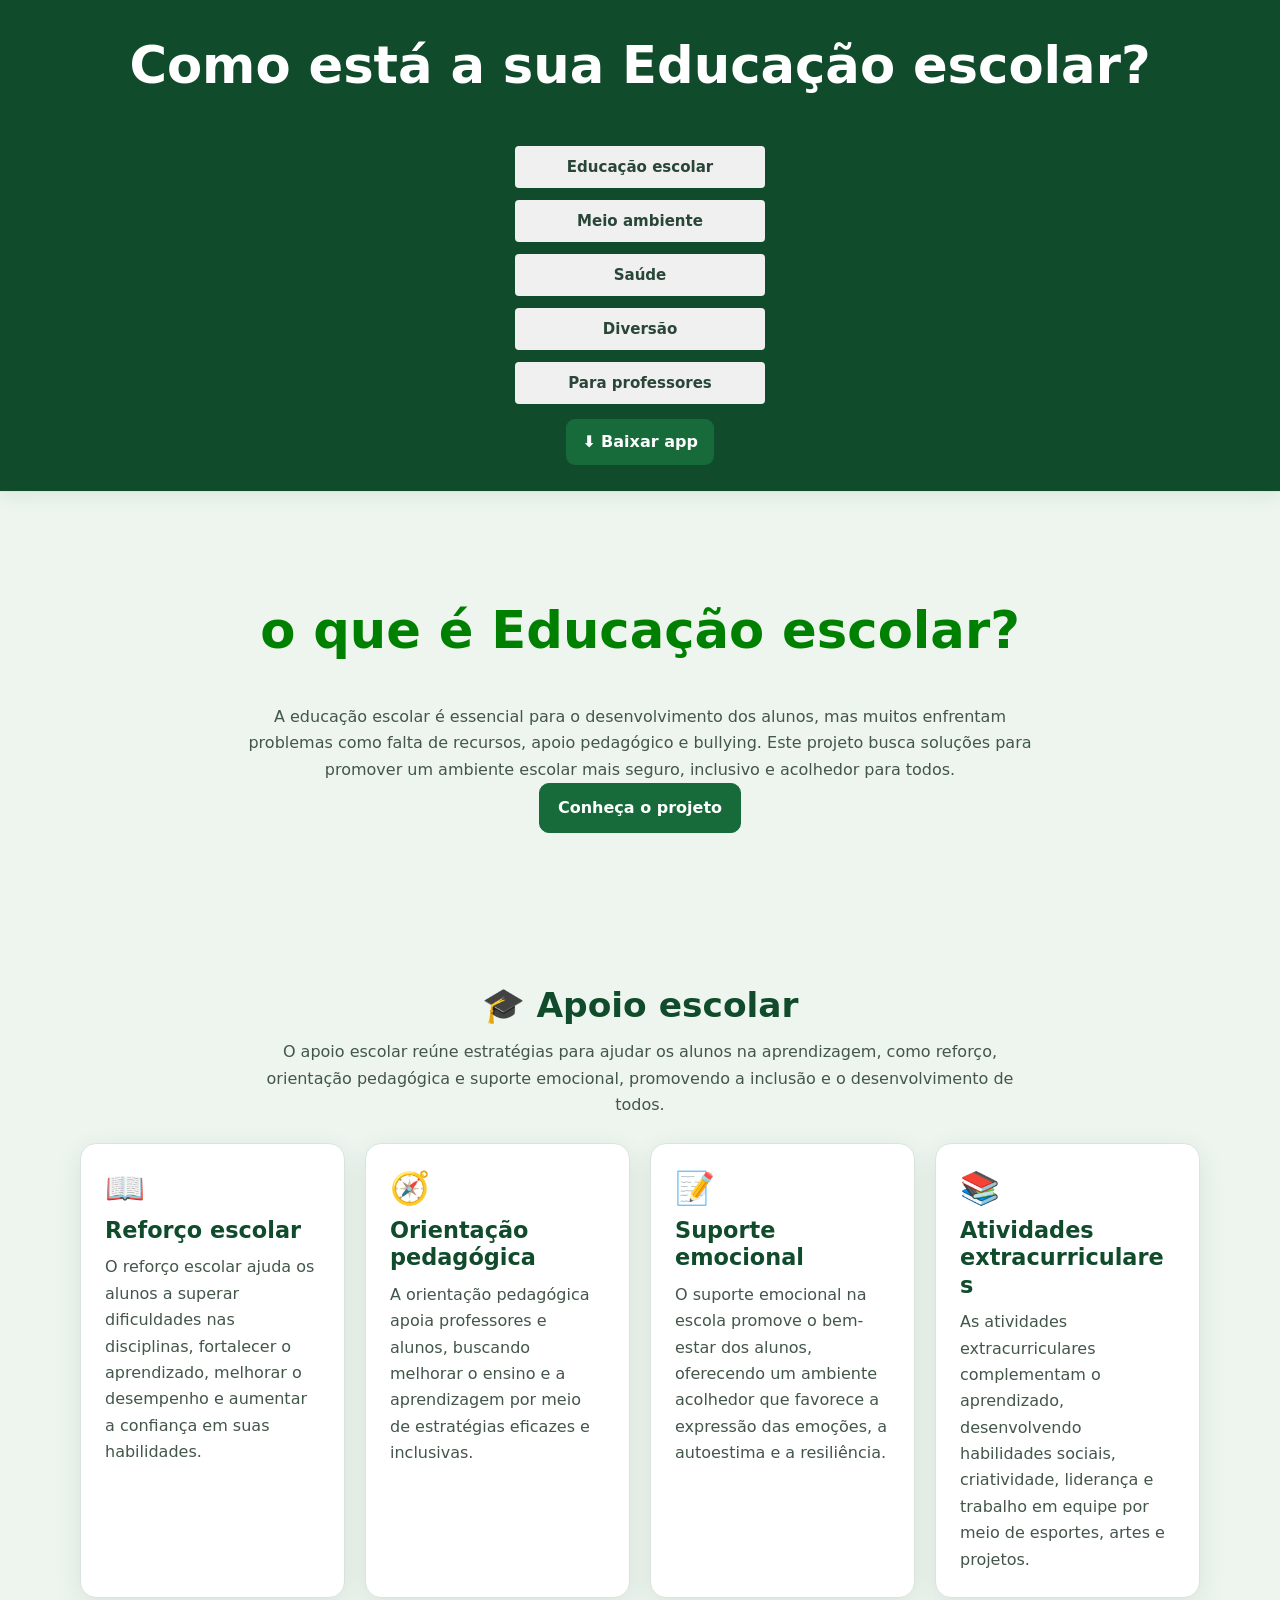
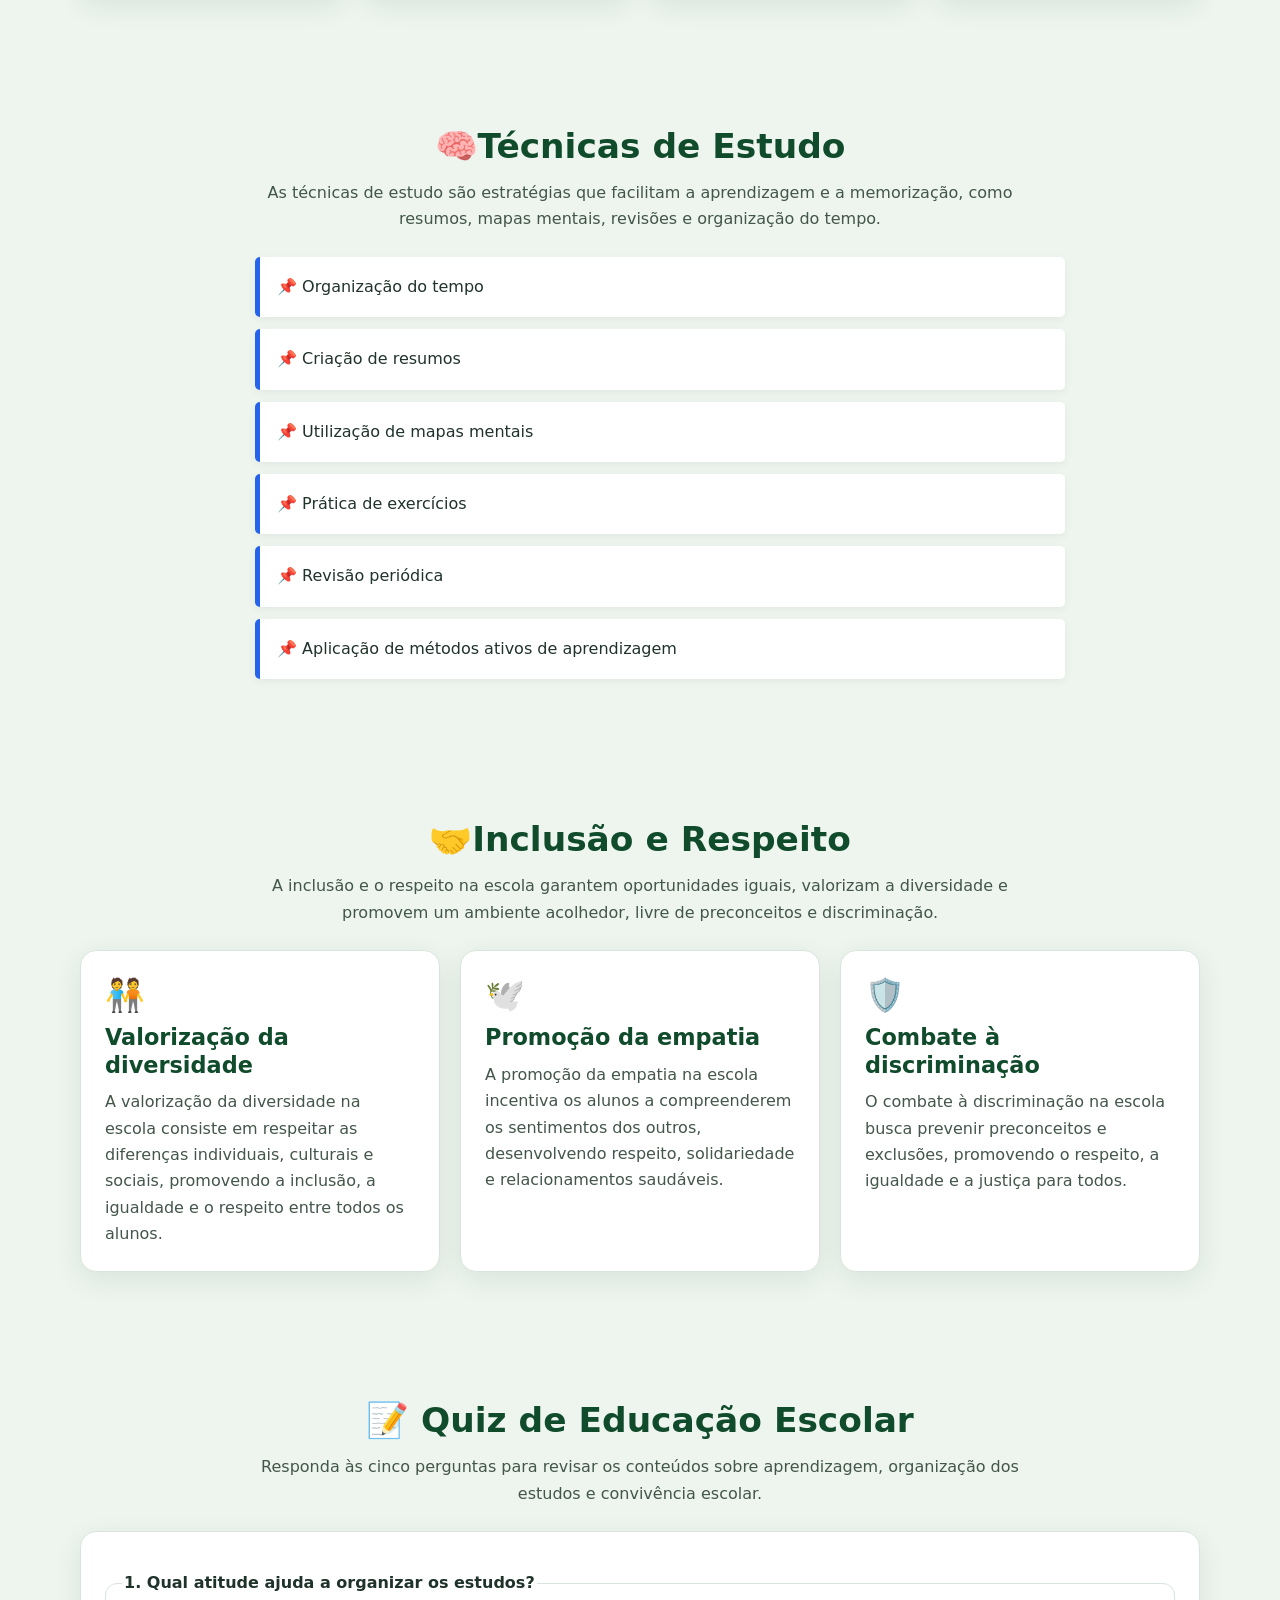
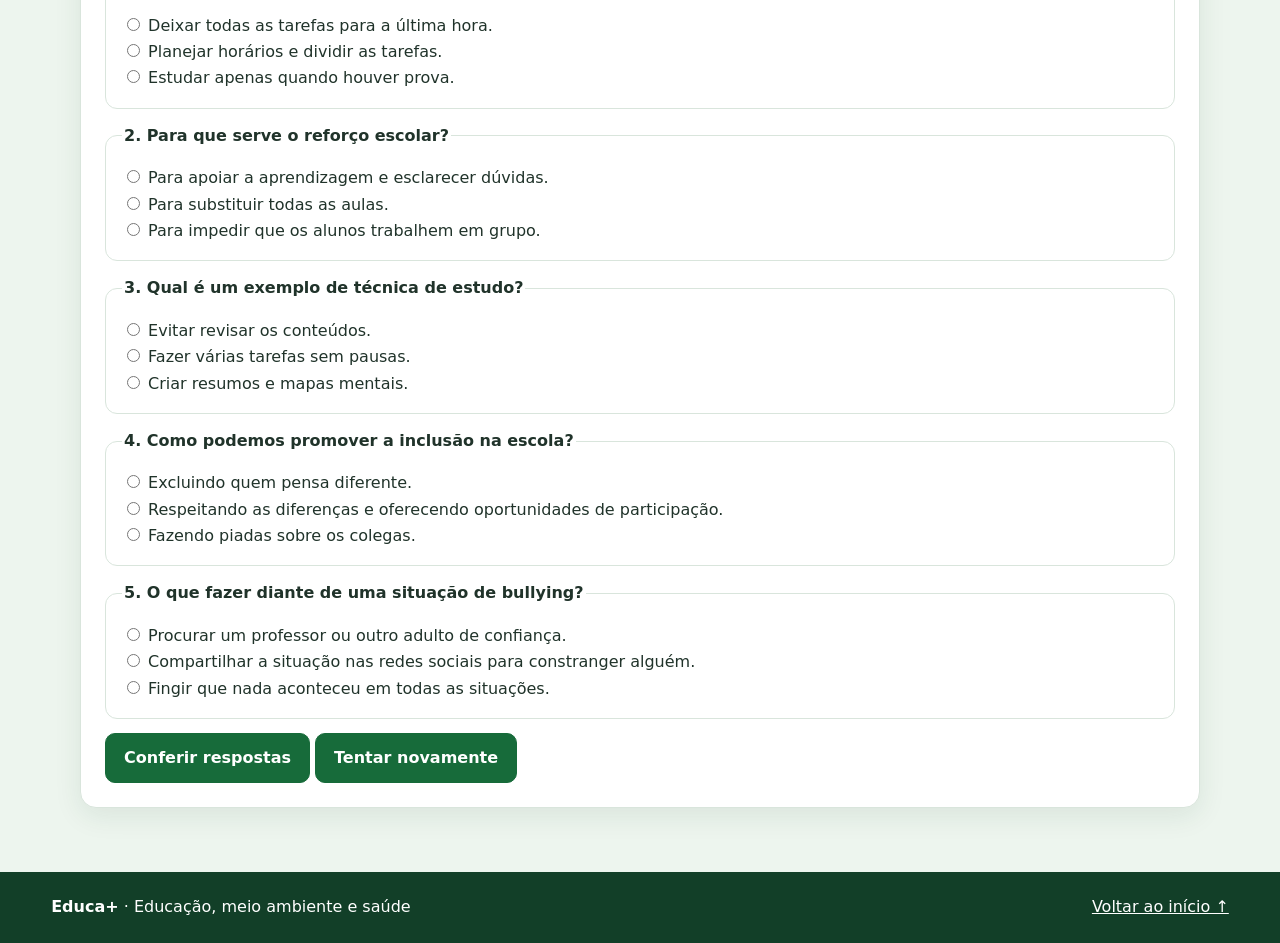
<file: index.html>
<!DOCTYPE html>
<html lang="pt-br">
<head>
    <meta charset="UTF-8">
    <meta name="viewport" content="width=device-width, initial-scale=1.0">
    <title>Educa+| Educação Escolar, Saúde e Meio Ambiente</title>
    <meta name="theme-color" content="#108616">
  <link rel="stylesheet" href="style.css">
    <style>
      /* Ajustes somente para telas pequenas; style.css permanece intacto. */
      @media (max-width: 600px) {
        header { padding: 12px 4%; }
        .topo { gap: 12px; }
        .logo { font-size: 21px; line-height: 1.3; overflow-wrap: anywhere; }
        nav { display: flex; flex-wrap: wrap; justify-content: center; gap: 6px; }
        nav a { margin: 3px; font-size: 14px; }
        .install-area { margin-top: 12px; }
        .app { min-height: auto; padding: 42px 5%; }
        .app h1 { font-size: clamp(28px, 8vw, 36px); line-height: 1.2; }
        .app p { font-size: 17px; line-height: 1.55; }
        section { padding: 42px 5%; }
        .titulo { padding: 12px; overflow-wrap: anywhere; }
        .titulo h2 { font-size: clamp(24px, 6.5vw, 30px); line-height: 1.25; }
        .titulo p, .card p { font-size: 16px; line-height: 1.55; }
        .cards { grid-template-columns: minmax(0, 1fr); gap: 16px; }
        .card { min-width: 0; padding: 20px; overflow-wrap: anywhere; }
        .tecnica li { overflow-wrap: anywhere; }
      }
    </style>
    <link rel="manifest" href="manifest.json">
<style id="ecoplay-improvements">.ecoplay-teacher-section{padding:clamp(28px,5vw,56px) 5%;background:#eef8ef;color:#174d2a}.ecoplay-teacher-inner{width:min(100%,1050px);margin:0 auto}.ecoplay-teacher-section h2{margin:0 0 12px;color:#176b37}.ecoplay-teacher-section p{line-height:1.65}.ecoplay-teacher-grid{display:grid;grid-template-columns:repeat(3,minmax(0,1fr));gap:16px;margin:22px 0}.ecoplay-teacher-grid article{min-width:0;padding:20px;background:#fff;border:1px solid #d4e8d7;border-radius:14px;box-shadow:0 4px 14px rgba(20,80,35,.06)}.ecoplay-teacher-grid h3{margin-top:0;line-height:1.35}.ecoplay-teacher-note{padding:14px 16px;border-left:4px solid #248346;background:#fff;border-radius:6px}.ecoplay-teacher-section .ecoplay-button{display:inline-block;padding:11px 18px;border-radius:9px;background:#176b37;color:#fff;text-decoration:none;font-weight:700}.ecoplay-game-intro{max-width:900px;margin:18px auto;padding:22px;border-radius:14px;background:#f0f8f0;color:#174d2a;line-height:1.65}.ecoplay-game-cards{display:grid;grid-template-columns:repeat(3,minmax(0,1fr));gap:16px;margin:24px 0}.ecoplay-game-card{padding:20px;border:1px solid #d4e8d7;border-radius:14px;background:#fff;color:#174d2a}.ecoplay-game-card h2{margin-top:0;font-size:1.25rem}.ecoplay-game-card a{display:inline-block;margin-top:8px;color:#176b37;font-weight:700}@media(max-width:700px){.ecoplay-teacher-grid,.ecoplay-game-cards{grid-template-columns:1fr}.ecoplay-teacher-grid article,.ecoplay-game-card{padding:17px}}</style>
</head>
<body>
<a class="ecoplay-skip-link" href="#conteudo-principal">Pular para o conteúdo</a>
      <header>
    <h1>Como está a sua Educação escolar?</h1>
    
    <nav>
        <a href="index.html">Educação escolar</a>
        <a href="meio_ambiente.html">Meio ambiente</a>
        <a href="saude.html">Saúde</a>
        <a href="diversao.html">Diversão</a>   
        <a href="para_professores.html">Para professores</a>
     </nav>
        <div class="install-area">
                <button class="install-button" id="installAppButton" type="button">⬇️ Baixar app</button>
                <p class="install-message" id="installAppMessage" aria-live="polite"></p>
            </div>
      </header>
            <section id="conteudo-principal">
                <div class="titulo">
                    <h1>
                    o que é Educação escolar?
                   </h1>
                    <p>A educação escolar é essencial para o desenvolvimento dos alunos, mas muitos enfrentam 
                      problemas como falta de recursos, apoio pedagógico e bullying. Este projeto busca soluções
                       para promover um ambiente escolar mais seguro, inclusivo e acolhedor para todos.
                </p>
                <a href="#apoio" class="botao">Conheça o projeto</a>
               </div>
            </section>

            <section id="apoio">
                <div class="titulo">
                    <h2>
                     🎓 Apoio escolar
                   </h2>

                    <p>O apoio escolar reúne estratégias para ajudar os alunos na 
                      aprendizagem, como reforço, orientação pedagógica e suporte 
                      emocional, promovendo a inclusão e o desenvolvimento de todos.
                </p>
               </div>
              <div class="cards">
                <div class="card">
                    <div class="emoji">📖</div>
                    <h3> Reforço escolar</h3>
                    <p>O reforço escolar ajuda os alunos a superar dificuldades nas 
                      disciplinas, fortalecer o aprendizado, melhorar o desempenho e 
                      aumentar a confiança em suas habilidades.</p>
                </div>
                <div class="card">
                    <div class="emoji">🧭</div>
                    <h3>Orientação pedagógica</h3>
                    <p>A orientação pedagógica apoia professores e alunos, buscando melhorar o ensino e a aprendizagem por meio de estratégias eficazes e inclusivas.</p>
                </div>
                <div class="card">
                    <div class="emoji">📝</div>
                    <h3> Suporte emocional</h3>
                    <p>O suporte emocional na escola promove o bem-estar dos alunos, oferecendo um ambiente acolhedor que favorece a expressão das emoções, a autoestima e a resiliência.</p>
                </div>
                <div class="card">
                    <div class="emoji">📚</div>
                    <h3>Atividades extracurriculares</h3>
                    <p>As atividades extracurriculares complementam o aprendizado, desenvolvendo habilidades sociais, criatividade, liderança e trabalho em equipe por meio de esportes, artes e projetos.</p>
                </div>
               </div>
            </section>
            <section id="estudo">
              <div class="titulo">
                <h2>🧠Técnicas de Estudo</h2>
                <p>As técnicas de estudo são estratégias que facilitam a aprendizagem e a memorização, como resumos, mapas mentais, revisões e organização do tempo.</p>
              </div>
              <ul class="tecnica">
                <div class="tecnica">
                  <li>📌 Organização do tempo</li>
                </div>
                <div class="tecnica">
                  <li>📌 Criação de resumos</li>
                </div>
                <div class="tecnica">
                  <li>📌 Utilização de mapas mentais</li>
                </div>
                <div class="tecnica">
                  <li>📌 Prática de exercícios</li>
                </div>
                <div class="tecnica">
                  <li>📌 Revisão periódica</li>
                </div>
                <div class="tecnica">
                  <li>📌 Aplicação de métodos ativos de aprendizagem</li>
                </div>
              </ul>
            </section>
            <section id="motivacao">
              <div class="titulo">
                <h2>🤝Inclusão e Respeito</h2>
                <p>A inclusão e o respeito na escola garantem oportunidades iguais, valorizam a diversidade e promovem um ambiente acolhedor, livre de preconceitos e discriminação.</p>
              </div>
              <div class="cards">
                <div class="card">
                    <div class="emoji">🧑‍🤝‍🧑</div>
                  <h3>Valorização da diversidade</h3>
                  <p>A valorização da diversidade na escola consiste em respeitar as diferenças individuais, culturais e sociais, promovendo a inclusão, a igualdade e o respeito entre todos os alunos.</p>
                </div>
                <div class="card">
                    <div class="emoji">🕊️</div>
                  <h3>Promoção da empatia</h3>
                  <p>A promoção da empatia na escola incentiva os alunos a compreenderem os sentimentos dos outros, desenvolvendo respeito, solidariedade e relacionamentos saudáveis.</p>
                </div>
                <div class="card">
                    <div class="emoji">🛡️</div>
                  <h3>Combate à discriminação</h3>
                  <p>O combate à discriminação na escola busca prevenir preconceitos e exclusões, promovendo o respeito, a igualdade e a justiça para todos.</p>
                </div>
            </section>

            <section id="quiz-educacao">
              <div class="titulo">
                <h2>📝 Quiz de Educação Escolar</h2>
                <p>Responda às cinco perguntas para revisar os conteúdos sobre aprendizagem, organização dos estudos e convivência escolar.</p>
              </div>

              <form id="educationQuiz" class="card">
                <fieldset>
                  <legend><strong>1. Qual atitude ajuda a organizar os estudos?</strong></legend>
                  <label><input type="radio" name="q1" value="a"> Deixar todas as tarefas para a última hora.</label><br>
                  <label><input type="radio" name="q1" value="b"> Planejar horários e dividir as tarefas.</label><br>
                  <label><input type="radio" name="q1" value="c"> Estudar apenas quando houver prova.</label>
                </fieldset>

                <fieldset>
                  <legend><strong>2. Para que serve o reforço escolar?</strong></legend>
                  <label><input type="radio" name="q2" value="a"> Para apoiar a aprendizagem e esclarecer dúvidas.</label><br>
                  <label><input type="radio" name="q2" value="b"> Para substituir todas as aulas.</label><br>
                  <label><input type="radio" name="q2" value="c"> Para impedir que os alunos trabalhem em grupo.</label>
                </fieldset>

                <fieldset>
                  <legend><strong>3. Qual é um exemplo de técnica de estudo?</strong></legend>
                  <label><input type="radio" name="q3" value="a"> Evitar revisar os conteúdos.</label><br>
                  <label><input type="radio" name="q3" value="b"> Fazer várias tarefas sem pausas.</label><br>
                  <label><input type="radio" name="q3" value="c"> Criar resumos e mapas mentais.</label>
                </fieldset>

                <fieldset>
                  <legend><strong>4. Como podemos promover a inclusão na escola?</strong></legend>
                  <label><input type="radio" name="q4" value="a"> Excluindo quem pensa diferente.</label><br>
                  <label><input type="radio" name="q4" value="b"> Respeitando as diferenças e oferecendo oportunidades de participação.</label><br>
                  <label><input type="radio" name="q4" value="c"> Fazendo piadas sobre os colegas.</label>
                </fieldset>

                <fieldset>
                  <legend><strong>5. O que fazer diante de uma situação de bullying?</strong></legend>
                  <label><input type="radio" name="q5" value="a"> Procurar um professor ou outro adulto de confiança.</label><br>
                  <label><input type="radio" name="q5" value="b"> Compartilhar a situação nas redes sociais para constranger alguém.</label><br>
                  <label><input type="radio" name="q5" value="c"> Fingir que nada aconteceu em todas as situações.</label>
                </fieldset>

                <p>
                  <button class="botao" type="submit">Conferir respostas</button>
                  <button class="botao" type="reset">Tentar novamente</button>
                </p>
                <p id="educationQuizResult" role="status" aria-live="polite"></p>
                <div id="educationQuizFeedback" hidden></div>
              </form>
            </section>


              <footer class="ecoplay-footer">
  <p><strong>Educa+</strong> · Educação, meio ambiente e saúde</p>
  <a href="#conteudo-principal">Voltar ao início ↑</a>
</footer>

    <script>
    (function () {
      const form = document.getElementById('educationQuiz');
      const result = document.getElementById('educationQuizResult');
      const feedback = document.getElementById('educationQuizFeedback');
      if (!form || !result || !feedback) return;

      const answers = { q1: 'b', q2: 'a', q3: 'c', q4: 'b', q5: 'a' };
      const explanations = [
        'Planejar horários e dividir tarefas torna os estudos mais organizados.',
        'O reforço escolar ajuda a esclarecer dúvidas e fortalecer a aprendizagem.',
        'Resumos e mapas mentais ajudam a organizar e revisar informações.',
        'A inclusão envolve respeito às diferenças e participação de todos.',
        'Procurar um adulto de confiança ajuda a obter apoio para lidar com o bullying.'
      ];

      form.addEventListener('submit', function (event) {
        event.preventDefault();
        let score = 0;
        let unanswered = false;

        Object.keys(answers).forEach(function (key) {
          const selected = form.querySelector('input[name="' + key + '"]:checked');
          if (!selected) unanswered = true;
          else if (selected.value === answers[key]) score++;
        });

        if (unanswered) {
          result.textContent = 'Responda às cinco perguntas antes de conferir o resultado.';
          feedback.hidden = true;
          feedback.textContent = '';
          return;
        }

        result.textContent = 'Resultado: ' + score + ' de 5 respostas corretas.';
        feedback.hidden = false;
        const list = document.createElement('ol');
        explanations.forEach(function (explanation) {
          const item = document.createElement('li');
          item.textContent = explanation;
          list.appendChild(item);
        });

        feedback.replaceChildren();
        const heading = document.createElement('h3');
        heading.textContent = 'Revisão das respostas';
        const message = document.createElement('p');
        message.textContent = score === 5
          ? 'Excelente! Você demonstrou que compreendeu os temas.'
          : score >= 3
            ? 'Bom trabalho! Leia as explicações e tente novamente se quiser.'
            : 'Continue estudando os conteúdos da página e tente novamente.';
        feedback.append(heading, list, message);
      });

      form.addEventListener('reset', function () {
        result.textContent = '';
        feedback.hidden = true;
        feedback.textContent = '';
      });
    })();
    </script>
    <script src="./pwa.js" defer></script>
</body>
</html>
</file>
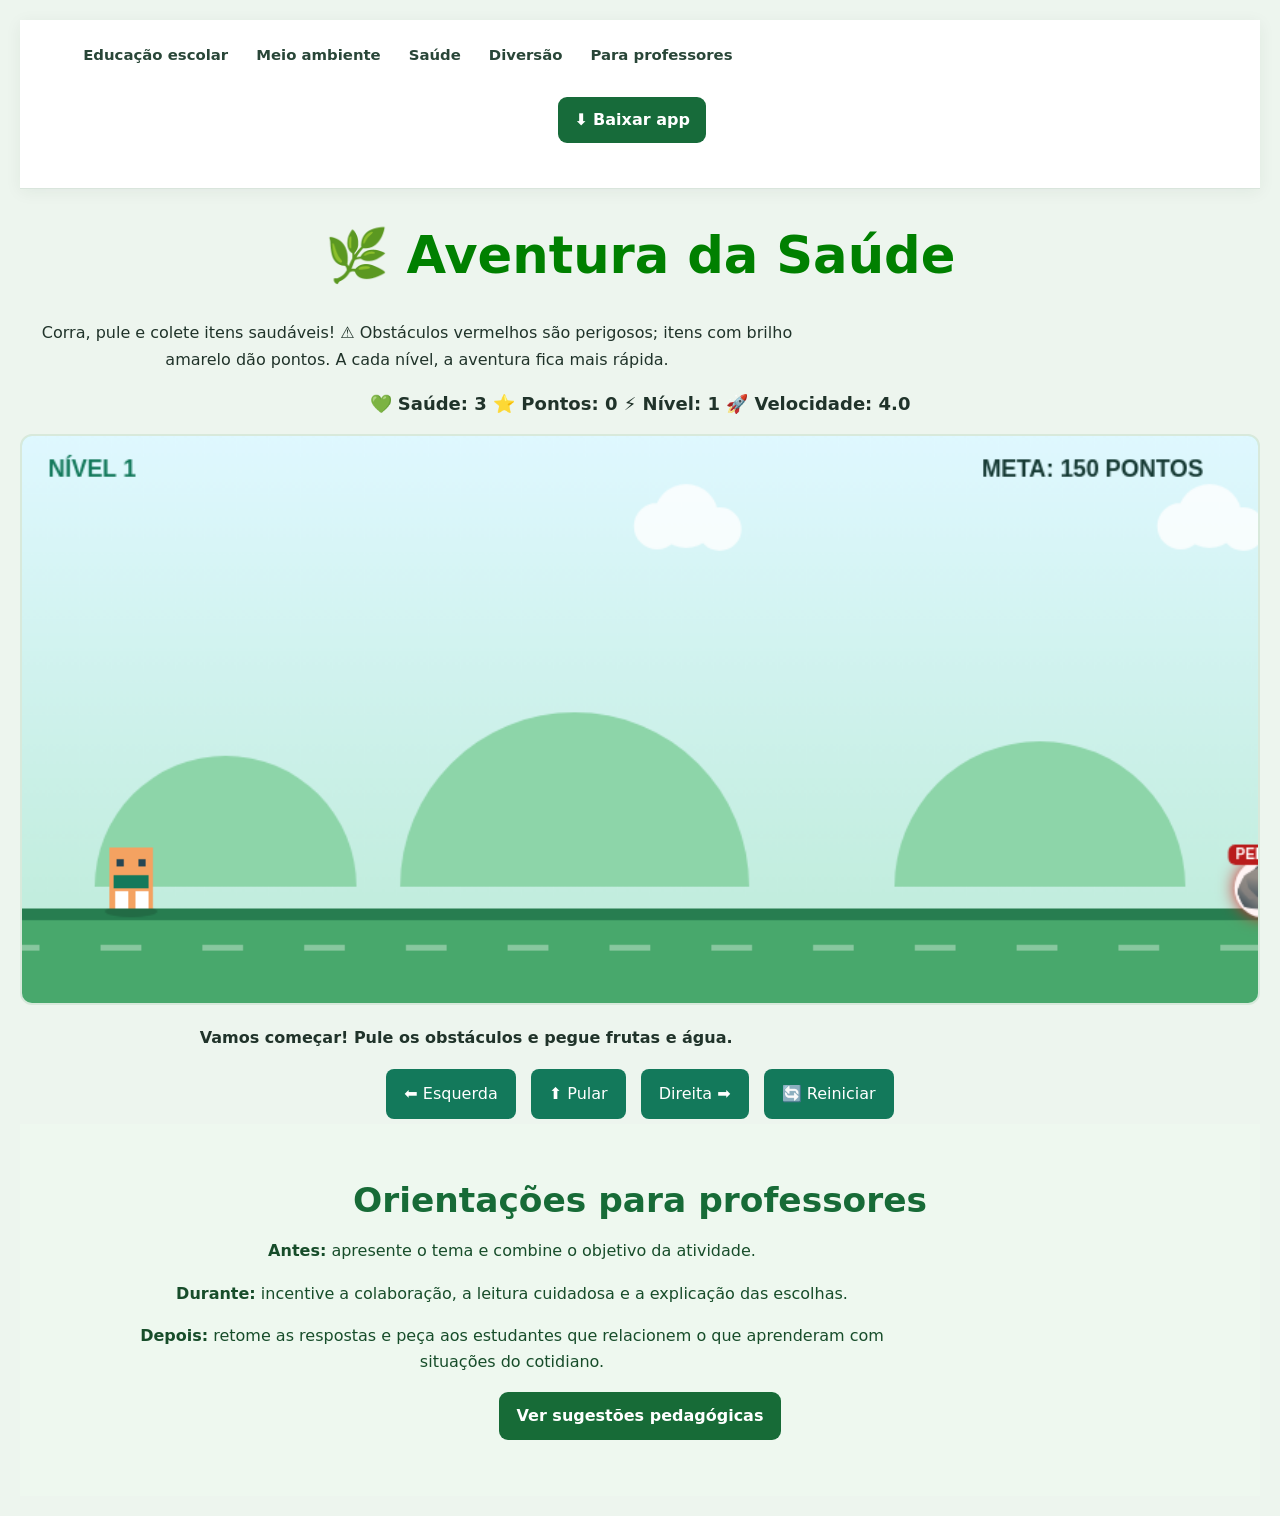
<file: aventura_da_aventura.html>
<!DOCTYPE html>
<html lang="pt-BR">
<head>
<meta charset="UTF-8">
<meta name="viewport" content="width=device-width, initial-scale=1.0">
<title>Aventura da Saúde</title>

<style>
* {
    box-sizing: border-box;
}

body {
    margin: 0;
    padding: 20px;
    font-family: Arial, sans-serif;
    text-align: center;
    background: #eaf8f1;
    color: #173b35;
}

h1 {
    color: #13795b;
}

.info {
    font-size: 18px;
    font-weight: bold;
    margin: 15px;
}

canvas {
    width: 100%;
    max-width: 850px;
    touch-action: none;
    background: #bcebd7;
    border: 4px solid #13795b;
    border-radius: 12px;
}

button {
    padding: 12px 18px;
    margin: 5px;
    border: none;
    border-radius: 8px;
    background: #13795b;
    color: white;
    font-size: 16px;
    cursor: pointer;
}

button:hover {
    background: #0d6047;
}

#mensagem {
    font-weight: bold;
    margin: 12px;
}
</style>
    <link rel="stylesheet" href="style.css">
    <link rel="manifest" href="manifest.json">
    <meta name="theme-color" content="#1b5e20">
<style id="ecoplay-improvements">.ecoplay-teacher-section{padding:clamp(28px,5vw,56px) 5%;background:#eef8ef;color:#174d2a}.ecoplay-teacher-inner{width:min(100%,1050px);margin:0 auto}.ecoplay-teacher-section h2{margin:0 0 12px;color:#176b37}.ecoplay-teacher-section p{line-height:1.65}.ecoplay-teacher-grid{display:grid;grid-template-columns:repeat(3,minmax(0,1fr));gap:16px;margin:22px 0}.ecoplay-teacher-grid article{min-width:0;padding:20px;background:#fff;border:1px solid #d4e8d7;border-radius:14px;box-shadow:0 4px 14px rgba(20,80,35,.06)}.ecoplay-teacher-grid h3{margin-top:0;line-height:1.35}.ecoplay-teacher-note{padding:14px 16px;border-left:4px solid #248346;background:#fff;border-radius:6px}.ecoplay-teacher-section .ecoplay-button{display:inline-block;padding:11px 18px;border-radius:9px;background:#176b37;color:#fff;text-decoration:none;font-weight:700}.ecoplay-game-intro{max-width:900px;margin:18px auto;padding:22px;border-radius:14px;background:#f0f8f0;color:#174d2a;line-height:1.65}.ecoplay-game-cards{display:grid;grid-template-columns:repeat(3,minmax(0,1fr));gap:16px;margin:24px 0}.ecoplay-game-card{padding:20px;border:1px solid #d4e8d7;border-radius:14px;background:#fff;color:#174d2a}.ecoplay-game-card h2{margin-top:0;font-size:1.25rem}.ecoplay-game-card a{display:inline-block;margin-top:8px;color:#176b37;font-weight:700}@media(max-width:700px){.ecoplay-teacher-grid,.ecoplay-game-cards{grid-template-columns:1fr}.ecoplay-teacher-grid article,.ecoplay-game-card{padding:17px}}</style>
</head>

<body>
<div class="ecoplay-site-header">
    <nav class="ecoplay-nav" aria-label="Navegação principal">
        <a href="index.html">Educação escolar</a>
        <a href="meio_ambiente.html">Meio ambiente</a>
        <a href="saude.html">Saúde</a>
        <a href="diversao.html">Diversão</a>
        <a href="para_professores.html">Para professores</a>
    </nav>
        <div class="install-area">
                <button class="install-button" id="installAppButton" type="button">⬇️ Baixar app</button>
                <p class="install-message" id="installAppMessage" aria-live="polite"></p>
            </div>
    <p class="ecoplay-install-message" aria-live="polite"></p>
</div>
<a class="ecoplay-skip-link" href="#conteudo-principal">Pular para o conteúdo</a>

<h1 id="conteudo-principal">🌿 Aventura da Saúde</h1>
<p>Corra, pule e colete itens saudáveis! ⚠️ Obstáculos vermelhos são perigosos; itens com brilho amarelo dão pontos. A cada nível, a aventura fica mais rápida.</p>

<div class="info">
    💚 Saúde: <span id="saude">3</span>
    ⭐ Pontos: <span id="pontos">0</span>
    ⚡ Nível: <span id="nivel">1</span>
    🚀 Velocidade: <span id="velocidade">4.0</span>
</div>

<canvas id="jogo" width="850" height="390"></canvas>

<p id="mensagem">
    Use as setas para andar e ESPAÇO para pular!
</p>

<button id="esquerda">⬅ Esquerda</button>
<button id="pular">⬆ Pular</button>
<button id="direita">Direita ➡</button>
<button id="reiniciar">🔄 Reiniciar</button>

<script>
const canvas = document.getElementById("jogo");
const ctx = canvas.getContext("2d");

const chao = 325;
const larguraMundo = canvas.width;
let personagem, obstaculos, itens, teclas, saude, pontos, quadro, fim, invencivel;
let velocidadeAtual = 4;
let nivelAtual = 1;
let proximoObstaculo = 70;
let proximoItem = 100;
let ultimoTempo = 0;
let acumulador = 0;
const PASSO = 1000 / 60;

function iniciar() {
    personagem = {
        x: 60, y: chao - 42, largura: 30, altura: 42,
        velocidadeY: 0, noChao: true
    };
    obstaculos = [];
    itens = [];
    teclas = {};
    saude = 3;
    pontos = 0;
    quadro = 0;
    fim = false;
    invencivel = 0;
    velocidadeAtual = 4;
    nivelAtual = 1;
    proximoObstaculo = 70;
    proximoItem = 100;
    ultimoTempo = 0;
    acumulador = 0;

    document.getElementById("mensagem").textContent =
        "Vamos começar! Pule os obstáculos e pegue frutas e água.";
    atualizarInfo();
}

function atualizarInfo() {
    document.getElementById("saude").textContent = saude;
    document.getElementById("pontos").textContent = pontos;
    const nivelEl = document.getElementById("nivel");
    const velocidadeEl = document.getElementById("velocidade");
    if (nivelEl) nivelEl.textContent = nivelAtual;
    if (velocidadeEl) velocidadeEl.textContent = velocidadeAtual.toFixed(1);
}

function pular() {
    if (!fim && personagem.noChao) {
        personagem.velocidadeY = -12.5;
        personagem.noChao = false;
    }
}

document.addEventListener("keydown", function(e) {
    if (["ArrowLeft", "ArrowRight", "ArrowUp", " "].includes(e.key)) e.preventDefault();
    teclas[e.key] = true;
    if (e.key === " " || e.key === "ArrowUp") pular();
});
document.addEventListener("keyup", e => teclas[e.key] = false);
window.addEventListener("blur", () => teclas = {});

function ligarBotaoMovimento(id, tecla) {
    const botao = document.getElementById(id);
    const pressionar = e => {
        e.preventDefault();
        teclas[tecla] = true;
        if (botao.setPointerCapture && e.pointerId !== undefined) {
            try { botao.setPointerCapture(e.pointerId); } catch (_) {}
        }
    };
    const soltar = e => {
        if (e) e.preventDefault();
        teclas[tecla] = false;
    };
    botao.addEventListener("pointerdown", pressionar);
    ["pointerup", "pointerleave", "pointercancel", "lostpointercapture"].forEach(ev =>
        botao.addEventListener(ev, soltar)
    );
}
ligarBotaoMovimento("esquerda", "ArrowLeft");
ligarBotaoMovimento("direita", "ArrowRight");
document.getElementById("pular").addEventListener("click", pular);
document.getElementById("reiniciar").addEventListener("click", iniciar);

function colidiu(a, b) {
    // Margem ligeiramente menor para a colisão parecer mais justa.
    const margem = b.tipo === "obstaculo" ? 5 : 0;
    return a.x + 4 < b.x + b.largura - margem &&
           a.x + a.largura - 4 > b.x + margem &&
           a.y + 4 < b.y + b.altura - margem &&
           a.y + a.altura - 2 > b.y + margem;
}

function criarObjetos() {
    if (quadro >= proximoObstaculo) {
        const alto = Math.random() < 0.22 && nivelAtual >= 3;
        obstaculos.push({
            x: larguraMundo + 10,
            y: chao - (alto ? 38 : 28),
            largura: alto ? 34 : 28,
            altura: alto ? 38 : 28,
            emoji: alto ? "🌵" : (Math.random() < 0.5 ? "🪨" : "💦"),
            tipo: "obstaculo"
        });
        // Intervalo diminui com o nível, mas mantém espaço mínimo para reagir.
        proximoObstaculo = quadro + Math.max(34, 82 - nivelAtual * 4) + Math.random() * 22;
    }

    if (quadro >= proximoItem) {
        itens.push({
            x: larguraMundo + 10,
            y: chao - 72 - Math.random() * 70,
            largura: 25, altura: 25,
            emoji: Math.random() < 0.5 ? "🍎" : "💧",
            tipo: "item"
        });
        proximoItem = quadro + Math.max(48, 112 - nivelAtual * 3) + Math.random() * 30;
    }
}

function desenharCenario() {
    const gradiente = ctx.createLinearGradient(0, 0, 0, canvas.height);
    gradiente.addColorStop(0, "#dff8ff");
    gradiente.addColorStop(1, "#bcebd7");
    ctx.fillStyle = gradiente;
    ctx.fillRect(0, 0, canvas.width, canvas.height);

    ctx.fillStyle = "#8dd5a9";
    ctx.beginPath();
    ctx.arc(140, 310, 90, Math.PI, 0);
    ctx.arc(380, 310, 120, Math.PI, 0);
    ctx.arc(700, 310, 100, Math.PI, 0);
    ctx.fill();

    // Nuvens decorativas.
    ctx.fillStyle = "rgba(255,255,255,.8)";
    const nuvemX = (canvas.width - (quadro * velocidadeAtual * 0.18) % (canvas.width + 100));
    [nuvemX, nuvemX - 360].forEach(x => {
        ctx.beginPath();
        ctx.arc(x, 62, 16, 0, Math.PI * 2);
        ctx.arc(x + 20, 55, 22, 0, Math.PI * 2);
        ctx.arc(x + 43, 64, 15, 0, Math.PI * 2);
        ctx.fill();
    });

    ctx.fillStyle = "#48a86c";
    ctx.fillRect(0, chao, canvas.width, 65);
    ctx.fillStyle = "#277d50";
    ctx.fillRect(0, chao, canvas.width, 8);

    // Marcas do chão dão sensação de velocidade.
    ctx.fillStyle = "rgba(255,255,255,.35)";
    for (let x = 0; x < canvas.width; x += 70) {
        const deslocamento = (quadro * velocidadeAtual) % 70;
        ctx.fillRect(x - deslocamento, chao + 25, 28, 4);
    }
}

function desenharPersonagem() {
    if (invencivel > 0 && Math.floor(invencivel / 5) % 2 === 0) return;
    // Sombra.
    ctx.fillStyle = "rgba(0,0,0,.14)";
    ctx.beginPath();
    ctx.ellipse(personagem.x + 15, chao + 2, personagem.noChao ? 18 : 11, 4, 0, 0, Math.PI * 2);
    ctx.fill();

    ctx.fillStyle = "#f4a261";
    ctx.fillRect(personagem.x, personagem.y, personagem.largura, personagem.altura);
    ctx.fillStyle = "#264653";
    ctx.fillRect(personagem.x + 5, personagem.y + 8, 5, 5);
    ctx.fillRect(personagem.x + 20, personagem.y + 8, 5, 5);
    ctx.fillStyle = "#13795b";
    ctx.fillRect(personagem.x + 3, personagem.y + 19, 24, 9);
    ctx.fillStyle = "#ffffff";
    const passo = personagem.noChao && (teclas.ArrowLeft || teclas.ArrowRight) ? Math.sin(quadro * 0.45) * 3 : 0;
    ctx.fillRect(personagem.x + 4, personagem.y + 30, 9, 12 + passo);
    ctx.fillRect(personagem.x + 18, personagem.y + 30, 9, 12 - passo);
}


function desenharRetanguloArredondado(x, y, largura, altura, raio) {
    if (typeof ctx.roundRect === "function") {
        ctx.beginPath();
        ctx.roundRect(x, y, largura, altura, raio);
        return;
    }
    ctx.beginPath();
    ctx.moveTo(x + raio, y);
    ctx.lineTo(x + largura - raio, y);
    ctx.quadraticCurveTo(x + largura, y, x + largura, y + raio);
    ctx.lineTo(x + largura, y + altura - raio);
    ctx.quadraticCurveTo(x + largura, y + altura, x + largura - raio, y + altura);
    ctx.lineTo(x + raio, y + altura);
    ctx.quadraticCurveTo(x, y + altura, x, y + altura - raio);
    ctx.lineTo(x, y + raio);
    ctx.quadraticCurveTo(x, y, x + raio, y);
    ctx.closePath();
}

function desenharObjetos() {
    // Desenha cada objeto com contorno, brilho e uma base de contraste
    // para que seja fácil identificá-lo mesmo em movimento.
    obstaculos.forEach(o => {
        const cx = o.x + o.largura / 2;
        const cy = o.y + o.altura / 2;
        ctx.save();

        // Halo de alerta atrás do obstáculo.
        ctx.shadowColor = "#d62828";
        ctx.shadowBlur = 12;
        ctx.fillStyle = "#fff4f4";
        ctx.beginPath();
        ctx.arc(cx, cy, Math.max(o.largura, o.altura) * 0.72, 0, Math.PI * 2);
        ctx.fill();
        ctx.shadowBlur = 0;

        // Contorno escuro e emoji ampliado.
        ctx.font = "34px Arial";
        ctx.textAlign = "center";
        ctx.textBaseline = "middle";
        ctx.lineWidth = 4;
        ctx.strokeStyle = "#7f1d1d";
        ctx.strokeText(o.emoji, cx, cy);
        ctx.fillText(o.emoji, cx, cy);

        // Rótulo de alerta.
        ctx.font = "bold 10px Arial";
        const label = "PERIGO";
        const labelW = ctx.measureText(label).width + 10;
        ctx.fillStyle = "#b91c1c";
        desenharRetanguloArredondado(cx - labelW / 2, o.y - 16, labelW, 14, 5);
        ctx.fill();
        ctx.fillStyle = "#ffffff";
        ctx.fillText(label, cx, o.y - 9);
        ctx.restore();
    });

    itens.forEach(i => {
        const cx = i.x + i.largura / 2;
        const cy = i.y + i.altura / 2;
        ctx.save();

        // Medalhão amarelo destaca os itens que podem ser coletados.
        ctx.shadowColor = "#f59e0b";
        ctx.shadowBlur = 16;
        ctx.fillStyle = "#fff7b2";
        ctx.beginPath();
        ctx.arc(cx, cy, 23 + Math.sin(quadro * 0.12) * 2, 0, Math.PI * 2);
        ctx.fill();
        ctx.shadowBlur = 0;

        ctx.lineWidth = 3;
        ctx.strokeStyle = "#a16207";
        ctx.stroke();
        ctx.font = "31px Arial";
        ctx.textAlign = "center";
        ctx.textBaseline = "middle";
        ctx.strokeStyle = "#ffffff";
        ctx.lineWidth = 2;
        ctx.strokeText(i.emoji, cx, cy);
        ctx.fillText(i.emoji, cx, cy);

        ctx.font = "bold 10px Arial";
        const label = "PEGUE!";
        const labelW = ctx.measureText(label).width + 10;
        ctx.fillStyle = "#166534";
        desenharRetanguloArredondado(cx - labelW / 2, i.y - 17, labelW, 14, 5);
        ctx.fill();
        ctx.fillStyle = "#ffffff";
        ctx.fillText(label, cx, i.y - 10);
        ctx.restore();
    });

    ctx.textAlign = "start";
    ctx.textBaseline = "alphabetic";
}

function terminar(vitoria) {
    fim = true;
    document.getElementById("mensagem").textContent = vitoria
        ? "🏆 Incrível! Você venceu a Aventura da Saúde!"
        : "💚 Fim de jogo! Clique em Reiniciar e tente bater seu recorde.";
    desenhar();
    ctx.fillStyle = "rgba(10, 40, 30, .72)";
    ctx.fillRect(0, 0, canvas.width, canvas.height);
    ctx.textAlign = "center";
    ctx.fillStyle = "#fff";
    ctx.font = "bold 36px Arial";
    ctx.fillText(vitoria ? "VOCÊ VENCEU!" : "FIM DE JOGO", canvas.width / 2, 155);
    ctx.font = "bold 22px Arial";
    ctx.fillText("Pontuação: " + pontos + "  •  Nível: " + nivelAtual, canvas.width / 2, 198);
    ctx.font = "18px Arial";
    ctx.fillText("Clique em Reiniciar para jogar novamente", canvas.width / 2, 235);
    ctx.textAlign = "start";
}

function atualizar() {
    if (fim) return;
    quadro++;

    // A dificuldade cresce gradualmente conforme a pontuação.
    nivelAtual = 1 + Math.floor(pontos / 30);
    velocidadeAtual = Math.min(11, 4 + (nivelAtual - 1) * 0.65);
    atualizarInfo();

    const velocidadeJogador = 4.5 + Math.min(1.5, (nivelAtual - 1) * 0.12);
    if (teclas.ArrowLeft) personagem.x -= velocidadeJogador;
    if (teclas.ArrowRight) personagem.x += velocidadeJogador;
    personagem.x = Math.max(0, Math.min(canvas.width - personagem.largura, personagem.x));

    personagem.y += personagem.velocidadeY;
    personagem.velocidadeY += 0.62;
    if (personagem.y + personagem.altura >= chao) {
        personagem.y = chao - personagem.altura;
        personagem.velocidadeY = 0;
        personagem.noChao = true;
    }

    if (invencivel > 0) invencivel--;
    criarObjetos();

    obstaculos.forEach(o => {
        o.x -= velocidadeAtual;
        if (colidiu(personagem, o) && invencivel === 0) {
            saude--;
            invencivel = 75;
            document.getElementById("mensagem").textContent =
                "Ops! Desvie dos obstáculos! Você perdeu uma vida.";
            atualizarInfo();
            if (saude <= 0) terminar(false);
        }
    });

    itens.forEach(i => {
        i.x -= velocidadeAtual;
        if (!i.coletado && colidiu(personagem, i)) {
            i.coletado = true;
            i.x = -100;
            pontos += 10;
            document.getElementById("mensagem").textContent = i.emoji === "💧"
                ? "💧 Boa! A água ajuda a manter o corpo hidratado!"
                : "🍎 Muito bem! Frutas fazem parte de uma alimentação saudável!";
            atualizarInfo();
            if (pontos >= 150) terminar(true);
        }
    });

    obstaculos = obstaculos.filter(o => o.x > -60);
    itens = itens.filter(i => i.x > -60);
}

function desenhar() {
    desenharCenario();
    desenharObjetos();
    desenharPersonagem();

    ctx.fillStyle = "#173b35";
    ctx.font = "bold 16px Arial";
    ctx.fillText("META: 150 PONTOS", 660, 28);
    ctx.fillStyle = "#13795b";
    ctx.fillText("NÍVEL " + nivelAtual, 18, 28);
}

function loop(tempo) {
    if (!ultimoTempo) ultimoTempo = tempo;
    const delta = Math.min(tempo - ultimoTempo, 50);
    ultimoTempo = tempo;
    acumulador += delta;

    while (acumulador >= PASSO) {
        atualizar();
        acumulador -= PASSO;
    }
    desenhar();
    requestAnimationFrame(loop);
}

iniciar();
requestAnimationFrame(loop);
</script>
    <script src="pwa.js" defer></script>
<section id="orientacao-docente" class="ecoplay-teacher-section"><div class="ecoplay-teacher-inner"><h2>Orientações para professores</h2><p><strong>Antes:</strong> apresente o tema e combine o objetivo da atividade.</p><p><strong>Durante:</strong> incentive a colaboração, a leitura cuidadosa e a explicação das escolhas.</p><p><strong>Depois:</strong> retome as respostas e peça aos estudantes que relacionem o que aprenderam com situações do cotidiano.</p><a class="ecoplay-button" href="index.html#para-professores">Ver sugestões pedagógicas</a></div></section>
</body>
</html>
</file>
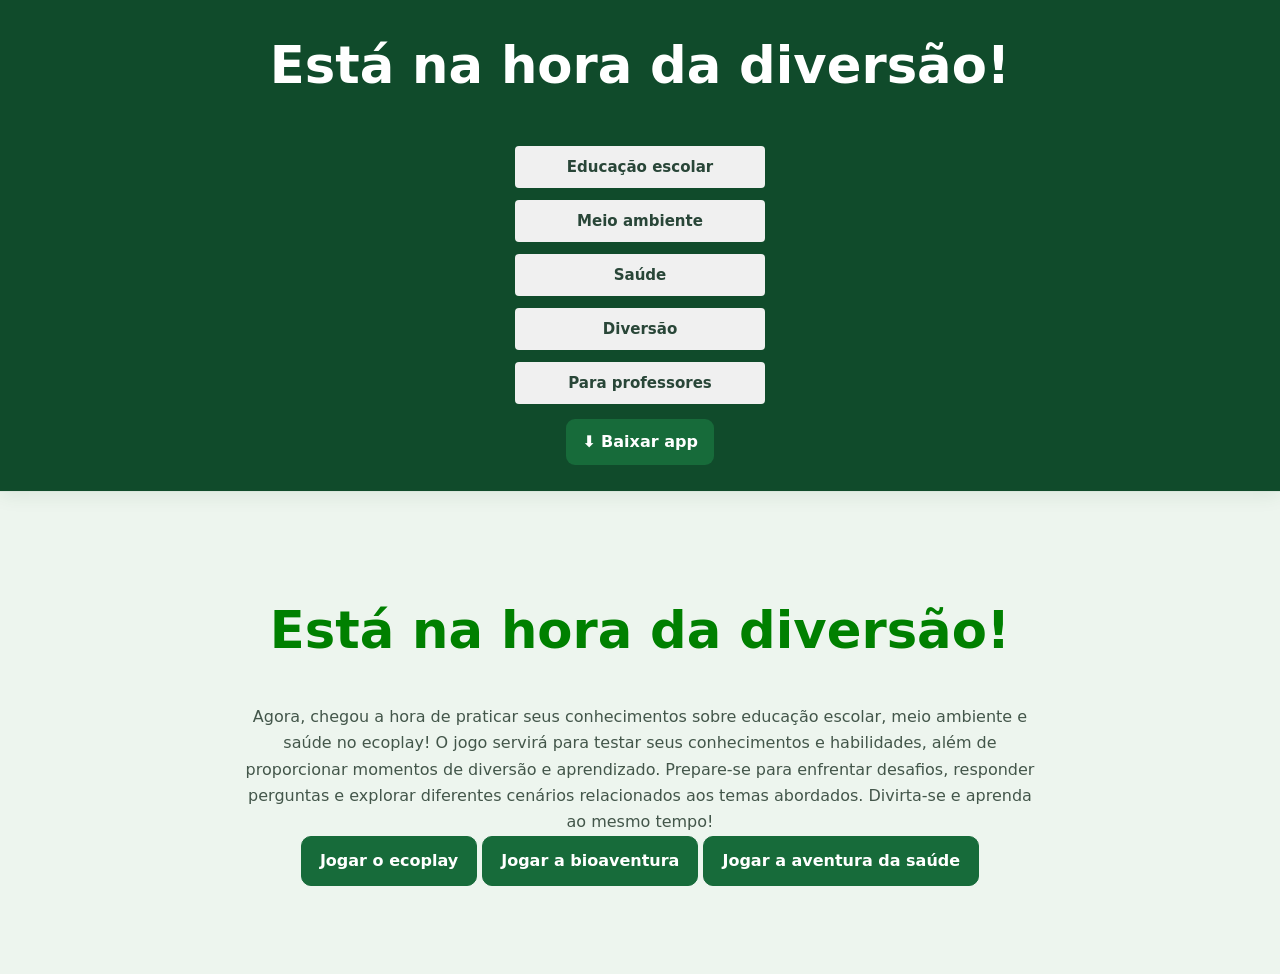
<file: diversao.html>
<!DOCTYPE html>
<html lang="pt-br">
<head>
    <meta charset="UTF-8">
    <meta name="viewport" content="width=device-width, initial-scale=1.0">
    <title>Diversão</title>
    <link rel="manifest" href="manifest.json">
    <meta name="theme-color" content="#1b5e20">
    <link rel="stylesheet" href="style.css">
<style id="ecoplay-improvements">.ecoplay-teacher-section{padding:clamp(28px,5vw,56px) 5%;background:#eef8ef;color:#174d2a}.ecoplay-teacher-inner{width:min(100%,1050px);margin:0 auto}.ecoplay-teacher-section h2{margin:0 0 12px;color:#176b37}.ecoplay-teacher-section p{line-height:1.65}.ecoplay-teacher-grid{display:grid;grid-template-columns:repeat(3,minmax(0,1fr));gap:16px;margin:22px 0}.ecoplay-teacher-grid article{min-width:0;padding:20px;background:#fff;border:1px solid #d4e8d7;border-radius:14px;box-shadow:0 4px 14px rgba(20,80,35,.06)}.ecoplay-teacher-grid h3{margin-top:0;line-height:1.35}.ecoplay-teacher-note{padding:14px 16px;border-left:4px solid #248346;background:#fff;border-radius:6px}.ecoplay-teacher-section .ecoplay-button{display:inline-block;padding:11px 18px;border-radius:9px;background:#176b37;color:#fff;text-decoration:none;font-weight:700}.ecoplay-game-intro{max-width:900px;margin:18px auto;padding:22px;border-radius:14px;background:#f0f8f0;color:#174d2a;line-height:1.65}.ecoplay-game-cards{display:grid;grid-template-columns:repeat(3,minmax(0,1fr));gap:16px;margin:24px 0}.ecoplay-game-card{padding:20px;border:1px solid #d4e8d7;border-radius:14px;background:#fff;color:#174d2a}.ecoplay-game-card h2{margin-top:0;font-size:1.25rem}.ecoplay-game-card a{display:inline-block;margin-top:8px;color:#176b37;font-weight:700}@media(max-width:700px){.ecoplay-teacher-grid,.ecoplay-game-cards{grid-template-columns:1fr}.ecoplay-teacher-grid article,.ecoplay-game-card{padding:17px}}</style>
</head>
<body>
<a class="ecoplay-skip-link" href="#conteudo-principal">Pular para o conteúdo</a>
     <header>
    <h1>Está na hora da diversão!</h1>
    
    <nav>
        <a href="index.html">Educação escolar</a>
        <a href="meio_ambiente.html">Meio ambiente</a>
        <a href="saude.html">Saúde</a>
        <a href="diversao.html">Diversão</a>
        <a href="para_professores.html">Para professores</a>
</nav>
        <div class="install-area">
                <button class="install-button" id="installAppButton" type="button">⬇️ Baixar app</button>
                <p class="install-message" id="installAppMessage" aria-live="polite"></p>
            </div>
      </header>
    <main id="conteudo-principal"><section id="diversao">
            <div class="titulo">
            <h1>Está na hora da diversão!</h1>
            <p>Agora, chegou a hora de praticar seus conhecimentos sobre educação escolar, meio ambiente e saúde no ecoplay! O jogo servirá
               para testar seus conhecimentos e habilidades, além de proporcionar momentos de diversão e aprendizado. Prepare-se para enfrentar desafios, responder 
               perguntas e explorar diferentes cenários relacionados aos temas abordados. Divirta-se e aprenda ao mesmo tempo!
            </p>
            <a href="ecoplay.html" class="botao">Jogar o ecoplay</a>
            <a href="bioaventura.html" class="botao">Jogar a bioaventura</a>
            <a href="aventura_da_aventura.html" class="botao">Jogar a aventura da saúde</a>
            </div>
            
    <script src="pwa.js" defer></script>
</main>
    </body>
</html>
</file>
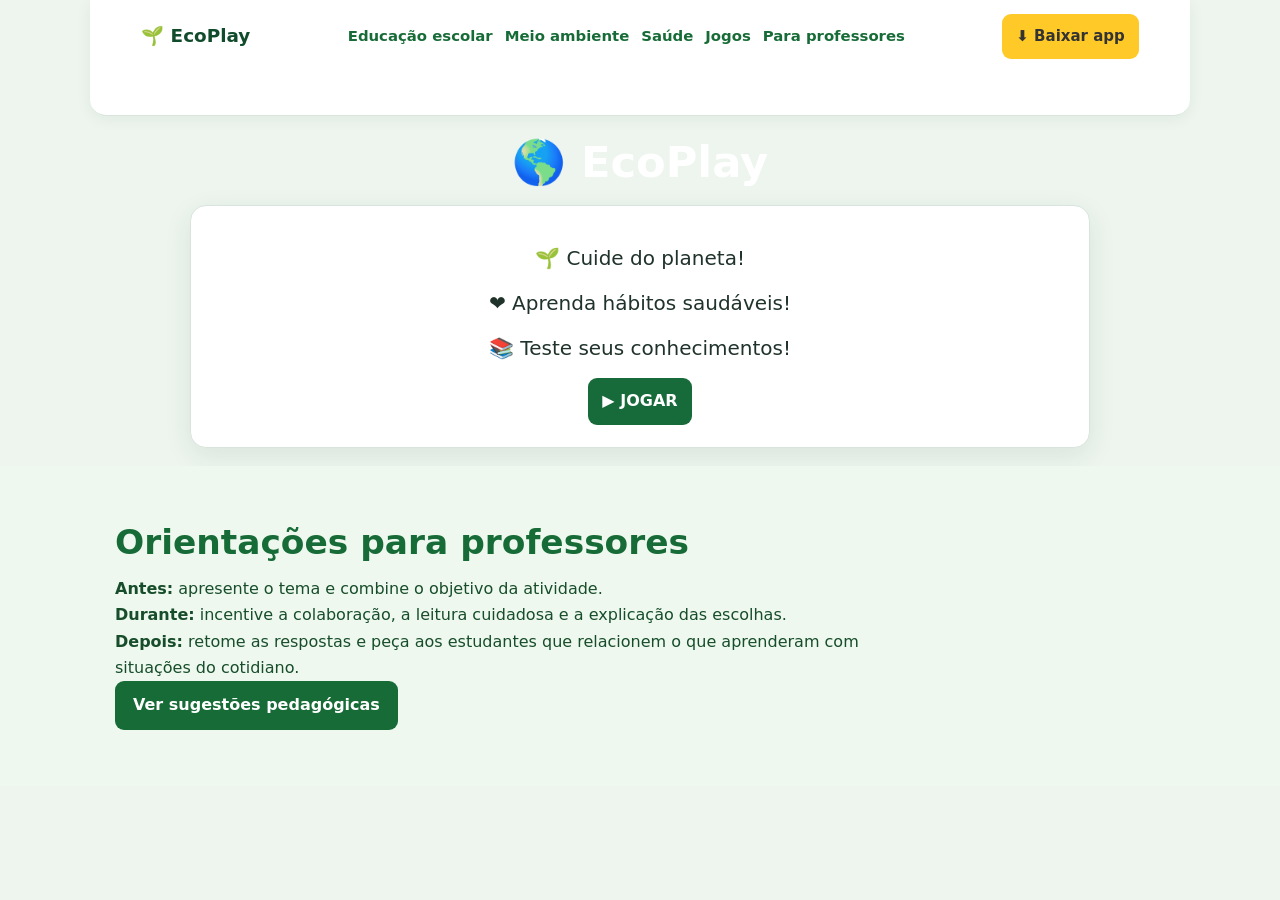
<file: ecoplay.html>
<!DOCTYPE html>
<html lang="pt-BR">
<head>
  <meta charset="UTF-8">
  <meta name="viewport" content="width=device-width, initial-scale=1">
  <meta name="theme-color" content="#1b5e20">
  <meta name="description" content="EcoPlay: um jogo educativo sobre meio ambiente, saúde e conhecimentos gerais.">
  <title>EcoPlay 🌎</title>
  <link rel="manifest" href="manifest.json">
  
  <style>
    * { box-sizing: border-box; margin: 0; padding: 0; }
    body {
      background: linear-gradient(135deg, #1b5e20, #81c784);
      min-height: 100vh; padding: 22px 0; font-family: Arial, sans-serif;
      display: flex; justify-content: center; align-items: center; color: white;
    }
    #app { width: 95%; max-width: 900px; text-align: center; }
    h1 { font-size: 42px; margin-bottom: 14px; }
    .install-area { margin: 0 0 18px; }
    #installAppButton { background: #ffca28; color: #333; }
    #installAppMessage { margin-top: 8px; font-size: 14px; min-height: 18px; }
    #menu, .panel {
      background: rgba(0,0,0,.5); padding: 30px; border-radius: 20px;
    }
    #menu p { font-size: 20px; margin: 15px; }
    button {
      border: none; border-radius: 12px; padding: 14px 24px; font-size: 18px;
      cursor: pointer; background: #ffca28; color: #333; font-weight: bold;
      touch-action: manipulation;
    }
  h1 {
    color: black; }
    button:hover { background: #ffd95a; }
    button:focus-visible { outline: 3px solid white; outline-offset: 3px; }
    #jogoArea { display: none; }
    #placar {
      display: flex; justify-content: space-between; gap: 10px; flex-wrap: wrap;
      background: rgba(0,0,0,.5); padding: 12px 20px; border-radius: 12px 12px 0 0;
      font-size: 20px;
    }
    canvas {
      width: 100%; height: auto; background: #7bd35a; border: 4px solid white;
      display: block; margin: auto; touch-action: none;
    }
    #controles {
      margin: 15px auto 0; display: grid; grid-template-columns: repeat(3, 64px);
      justify-content: center; gap: 8px; user-select: none;
    }
    #controles button {
      padding: 8px; width: 64px; height: 56px; background: #fff; font-size: 22px;
      touch-action: none;
    }
    #baixo { grid-column: 2; }
    #mensagem { margin-top: 15px; font-size: 18px; min-height: 24px; }
    #perguntaArea { display:none; margin-top: 18px; }
    #perguntaTexto { font-size: 20px; margin-bottom: 16px; }
    .opcoes { display:flex; flex-wrap:wrap; justify-content:center; gap:10px; }
    .opcoes button { min-width: 100px; }
    #feedback { min-height:24px; margin:14px 0; font-weight:bold; }
    .acoes { display:flex; justify-content:center; flex-wrap:wrap; gap:10px; margin-top:16px; }
    @media (max-width: 600px) {
      h1 { font-size: 32px;}
      #menu, .panel { padding: 22px 14px; }
      #menu p { font-size: 18px; }
      #placar { font-size: 16px; padding: 10px; }
      button { font-size: 16px; padding: 12px 18px; }
    }
  

/* Ajustes exclusivos desta página: preservam o style.css compartilhado e o jogo. */
html { min-width: 0; }
body { display:block; width:100%; min-width:0; min-height:100vh; margin:0; padding:0 0 28px; overflow-x:hidden; background:linear-gradient(135deg,#1b5e20,#81c784); }
.ecoplay-site-header { position:relative; z-index:5; display:flex; align-items:center; justify-content:space-between; flex-wrap:wrap; gap:12px; width:min(100% - 28px,1100px); margin:0 auto 22px; padding:14px 18px; border-radius:0 0 16px 16px; background:#fff; color:#174d2a; box-shadow:0 4px 16px rgba(0,0,0,.12); }
.ecoplay-brand { display:inline-flex; align-items:center; min-width:105px; min-height:38px; color:#176b37; text-decoration:none; font-size:1.15rem; font-weight:800; }
.ecoplay-brand::before { content:"🌱 EcoPlay"; }
.ecoplay-nav { display:flex; align-items:center; justify-content:center; flex-wrap:wrap; gap:8px 14px; }
.ecoplay-site-header .ecoplay-nav a { color:#176b37; text-decoration:none; font-weight:700; padding:7px 4px; }
.ecoplay-site-header .ecoplay-nav a:hover,.ecoplay-site-header .ecoplay-nav a:focus-visible { text-decoration:underline; }
.ecoplay-site-header #installAppButton { flex:0 0 auto; padding:10px 14px; font-size:15px; background:#ffca28; color:#333; }
.ecoplay-install-message { flex-basis:100%; margin:0; color:#285438; font-size:13px; text-align:right; }
.ecoplay-skip-link { position:absolute; top:-100px; left:12px; z-index:100; padding:10px 14px; background:#fff; color:#174d2a; border-radius:8px; }
.ecoplay-skip-link:focus { top:12px; }
#app { width:min(100% - 28px,900px); max-width:900px; margin:0 auto; text-align:center; }
#app > h1 { color:#fff; font-size:clamp(2rem,5vw,2.8rem); line-height:1.15; margin:0 0 18px; overflow-wrap:anywhere; }
#menu,#jogoArea,#jogoArea .panel { width:100%; min-width:0; border:1px solid rgba(255,255,255,.22); box-shadow:0 10px 28px rgba(0,0,0,.14); }
#menu { padding:clamp(18px,4vw,32px); }
#menu p { line-height:1.5; }
#jogoArea { margin:0 auto; }
#placar { width:100%; align-items:center; justify-content:space-around; border-radius:14px 14px 0 0; line-height:1.4; }
#jogo { display:block; width:100%; height:auto; aspect-ratio:8 / 5; max-width:100%; border-width:3px; }
#controles { margin-bottom:6px; }
#mensagem,#feedback { line-height:1.5; overflow-wrap:anywhere; }
#perguntaArea { margin-top:16px; text-align:center; }
#perguntaTexto { line-height:1.45; overflow-wrap:anywhere; }
.opcoes button { max-width:100%; white-space:normal; overflow-wrap:anywhere; }
.acoes button { min-height:44px; }
#jogoArea button:disabled { opacity:.65; cursor:not-allowed; }
@media (max-width:640px) {
 body { padding-bottom:18px; }
 .ecoplay-site-header { width:100%; margin-bottom:18px; padding:12px 14px; border-radius:0 0 14px 14px; justify-content:center; }
 .ecoplay-brand { justify-content:center; }
 .ecoplay-nav { width:100%; gap:6px 12px; }
 .ecoplay-site-header .ecoplay-nav a { font-size:14px; }
 .ecoplay-site-header #installAppButton { width:auto; min-height:42px; }
 .ecoplay-install-message { text-align:center; }
 #app { width:calc(100% - 20px); }
 #menu,#jogoArea .panel { padding:18px 12px; }
 #menu p { margin:10px 0; }
 #placar { display:grid; grid-template-columns:repeat(2,minmax(0,1fr)); gap:8px; font-size:14px; padding:10px 8px; }
 #placar span:last-child { grid-column:1 / -1; }
 #controles { grid-template-columns:repeat(3,minmax(48px,60px)); gap:7px; }
 #controles button { width:100%; height:52px; padding:5px; }
 .opcoes { display:grid; grid-template-columns:1fr; }
 .opcoes button { width:100%; min-width:0; text-align:left; }
 .acoes { display:grid; grid-template-columns:1fr; }
 .acoes button { width:100%; }
}
@media (prefers-reduced-motion:reduce) { html { scroll-behavior:auto; } }
  
#placar span { background:rgba(255,255,255,.12); border-radius:9px; padding:6px 10px; }
#placar strong { color:#ffdf62; }
#jogo { border-radius:0 0 12px 12px; box-shadow:0 8px 22px rgba(0,0,0,.2); }
#mensagem { background:rgba(0,0,0,.28); border-radius:10px; padding:10px; }
#pausarBtn { background:#d9efff; color:#153c5a; }
@media(max-width:640px) { #placar span { padding:5px 6px; } }

  </style>
    <link rel="stylesheet" href="style.css">
<style id="ecoplay-improvements">.ecoplay-teacher-section{padding:clamp(28px,5vw,56px) 5%;background:#eef8ef;color:#174d2a}.ecoplay-teacher-inner{width:min(100%,1050px);margin:0 auto}.ecoplay-teacher-section h2{margin:0 0 12px;color:#176b37}.ecoplay-teacher-section p{line-height:1.65}.ecoplay-teacher-grid{display:grid;grid-template-columns:repeat(3,minmax(0,1fr));gap:16px;margin:22px 0}.ecoplay-teacher-grid article{min-width:0;padding:20px;background:#fff;border:1px solid #d4e8d7;border-radius:14px;box-shadow:0 4px 14px rgba(20,80,35,.06)}.ecoplay-teacher-grid h3{margin-top:0;line-height:1.35}.ecoplay-teacher-note{padding:14px 16px;border-left:4px solid #248346;background:#fff;border-radius:6px}.ecoplay-teacher-section .ecoplay-button{display:inline-block;padding:11px 18px;border-radius:9px;background:#176b37;color:#fff;text-decoration:none;font-weight:700}.ecoplay-game-intro{max-width:900px;margin:18px auto;padding:22px;border-radius:14px;background:#f0f8f0;color:#174d2a;line-height:1.65}.ecoplay-game-cards{display:grid;grid-template-columns:repeat(3,minmax(0,1fr));gap:16px;margin:24px 0}.ecoplay-game-card{padding:20px;border:1px solid #d4e8d7;border-radius:14px;background:#fff;color:#174d2a}.ecoplay-game-card h2{margin-top:0;font-size:1.25rem}.ecoplay-game-card a{display:inline-block;margin-top:8px;color:#176b37;font-weight:700}@media(max-width:700px){.ecoplay-teacher-grid,.ecoplay-game-cards{grid-template-columns:1fr}.ecoplay-teacher-grid article,.ecoplay-game-card{padding:17px}}</style>
</head>
<body>
<div class="ecoplay-site-header">
  <a class="ecoplay-brand" href="index.html" aria-label="EcoPlay - página inicial"></a>
  <nav class="ecoplay-nav" aria-label="Navegação principa">
    <a href="index.html">Educação escolar</a>
    <a href="meio_ambiente.html">Meio ambiente</a>
    <a href="saude.html">Saúde</a>
    <a href="diversao.html">Jogos</a>
  
<a href="index.html#para-professores">Para professores</a>
</nav>
  <button class="install-button" id="installAppButton" type="button">⬇️ Baixar app</button>
  <p class="ecoplay-install-message" id="installAppMessage" aria-live="polite"></p>
</div>
<a class="ecoplay-skip-link" href="#conteudo-principal">Pular para o conteúdo</a>
<div id="app">
  <h1 id="conteudo-principal">🌎 EcoPlay</h1>
<section id="menu">
    <p>🌱 Cuide do planeta!</p>
    <p>❤️ Aprenda hábitos saudáveis!</p>
    <p>📚 Teste seus conhecimentos!</p>
    <button id="jogarBtn" type="button">▶️ JOGAR</button>
  </section>

  <section id="jogoArea">
    <div id="placar">
      <span>⭐ Pontos: <strong id="pontos">0</strong></span>
      <span>🎮 Fase: <strong id="fase">1</strong>/3</span>
      <span>📦 Restam: <strong id="restantes">10</strong></span>
      <span>✨ Combo: <strong id="combo">x0</strong></span>
      <span>❤️ Vidas: <strong id="vidas">❤️❤️❤️</strong></span>
    </div>
    <canvas id="jogo" width="800" height="500" aria-label="Área do jogo EcoPlay"></canvas>
    <div id="controles" aria-label="Controles direcionais">
      <div></div><button type="button" data-key="ArrowUp" aria-label="Mover para cima">⬆️</button><div></div>
      <button type="button" data-key="ArrowLeft" aria-label="Mover para esquerda">⬅️</button>
      <button id="baixo" type="button" data-key="ArrowDown" aria-label="Mover para baixo">⬇️</button>
      <button type="button" data-key="ArrowRight" aria-label="Mover para direita">➡️</button>
    </div>
    <p id="mensagem" aria-live="polite">Use as setas ou WASD para movimentar 🙂</p>

    <section id="perguntaArea" class="panel">
      <p id="perguntaTexto"></p>
      <div id="opcoes" class="opcoes"></div>
      <p id="feedback" aria-live="polite"></p>
    </section>
    <div class="acoes">
      <button id="pausarBtn" type="button">⏸️ Pausar</button>
      <button id="reiniciarBtn" type="button">🔄 Reiniciar</button>
      <button id="menuBtn" type="button">🏠 Menu</button>
    </div>
  </section>
</div>

<script>
if (window.CanvasRenderingContext2D && !CanvasRenderingContext2D.prototype.roundRect) {
 CanvasRenderingContext2D.prototype.roundRect=function(x,y,w,h,r){r=Math.min(r,w/2,h/2);this.beginPath();this.moveTo(x+r,y);this.lineTo(x+w-r,y);this.quadraticCurveTo(x+w,y,x+w,y+r);this.lineTo(x+w,y+h-r);this.quadraticCurveTo(x+w,y+h,x+w-r,y+h);this.lineTo(x+r,y+h);this.quadraticCurveTo(x,y+h,x,y+h-r);this.lineTo(x,y+r);this.quadraticCurveTo(x,y,x+r,y);this.closePath();return this;};
}
</script>

<script>
(() => {
"use strict";
const canvas=document.getElementById("jogo"),ctx=canvas.getContext("2d"),$=id=>document.getElementById(id);
let pontos=0,fase=1,vidas=3,combo=0,jogoTerminado=false,jogoIniciado=false,pausado=false,animationId=null,teclas=Object.create(null),objetos=[],perguntaAtual=0,perguntasRespondidas=false,tempo=0,particulas=[];
const jogador={x:380,y:230,tamanho:30,velocidade:4.5,invencivel:0};
const perguntas=[
{texto:"Qual atitude ajuda o meio ambiente?",opcoes:["A) Jogar lixo no chão","B) Reciclar","C) Desperdiçar água"],correta:1,explicacao:"Reciclar ajuda a reduzir o lixo e reaproveitar materiais."},
{texto:"Qual hábito ajuda a manter o corpo hidratado?",opcoes:["A) Beber água","B) Nunca beber água","C) Trocar água por refrigerante sempre"],correta:0,explicacao:"Beber água regularmente ajuda o corpo a funcionar bem."},
{texto:"Qual atitude economiza energia?",opcoes:["A) Deixar luzes acesas sem necessidade","B) Abrir a geladeira por muito tempo","C) Apagar a luz ao sair"],correta:2,explicacao:"Apagar as luzes quando não são necessárias evita desperdício."}];
function atualizarPlacar(){$("pontos").textContent=pontos;$("fase").textContent=fase;$("restantes").textContent=fase===3?Math.max(0,perguntas.length-perguntaAtual):objetos.length;$("combo").textContent="x"+combo;$("vidas").textContent="❤️".repeat(vidas)||"0";}
function posicaoLivre(){let x,y,n=0,sobreposto;do{x=52+Math.random()*(canvas.width-104);y=82+Math.random()*(canvas.height-130);sobreposto=Math.abs(x-jogador.x)<72&&Math.abs(y-jogador.y)<72;n++;}while(sobreposto&&n<40);return{x,y};}
function criarObjetos(){let tipos=[];if(fase===1)tipos=Array(10).fill("lixo");if(fase===2)tipos=[...Array(5).fill("fruta"),...Array(3).fill("agua"),...Array(3).fill("ruim")];objetos=tipos.map((tipo,id)=>({...posicaoLivre(),tamanho:32,tipo,fase:Math.random()*Math.PI*2,id,penalidadeAplicada:false}));atualizarPlacar();}
function tituloFase(){return{1:"🌱 FASE 1 • CUIDE DO PLANETA",2:"❤️ FASE 2 • CUIDE DA SAÚDE",3:"📚 FASE 3 • DESAFIO DO SABER"}[fase];}
function desenharFundo(){let g=ctx.createLinearGradient(0,0,0,canvas.height);if(fase===2){g.addColorStop(0,"#d6f2ff");g.addColorStop(1,"#7bcf9a");}else{g.addColorStop(0,"#c9f7a5");g.addColorStop(1,"#4fba69");}ctx.fillStyle=g;ctx.fillRect(0,0,canvas.width,canvas.height);ctx.fillStyle="rgba(255,255,255,.14)";for(let i=0;i<7;i++){ctx.beginPath();ctx.ellipse((i*145+55)%canvas.width,(i*83+120)%canvas.height,45,20,-.3,0,Math.PI*2);ctx.fill();}ctx.font="42px Arial";ctx.fillText("🌳",14,78);ctx.fillText("🌳",730,100);ctx.fillText("🌳",22,475);ctx.fillText("🌳",730,470);ctx.fillStyle="#fff";ctx.fillRect(12,12,470,34);ctx.fillStyle="#155b2d";ctx.font="bold 18px Arial";ctx.fillText(tituloFase(),22,35);}
function desenharJogador(){let x=jogador.x+jogador.tamanho/2,y=jogador.y+jogador.tamanho/2;ctx.save();ctx.globalAlpha=jogador.invencivel>0&&Math.floor(tempo/5)%2===0?.4:1;ctx.shadowColor="#075985";ctx.shadowBlur=13;ctx.fillStyle="#fff";ctx.beginPath();ctx.arc(x,y,24,0,Math.PI*2);ctx.fill();ctx.shadowBlur=0;ctx.lineWidth=3;ctx.strokeStyle="#075985";ctx.stroke();ctx.font="31px Arial";ctx.textAlign="center";ctx.textBaseline="middle";ctx.fillText("🙂",x,y+1);ctx.restore();ctx.textAlign="left";ctx.textBaseline="alphabetic";}
function desenharObjetos(){const d={lixo:{emoji:"🗑️",cor:"#176b37",nome:"RECICLE"},fruta:{emoji:"🍎",cor:"#b91c1c",nome:"+10 PTS"},agua:{emoji:"💧",cor:"#075985",nome:"+10 PTS"},ruim:{emoji:"🍔",cor:"#92400e",nome:"ATENÇÃO"}};objetos.forEach(o=>{let a=d[o.tipo],x=o.x+15,y=o.y+15+Math.sin(tempo*.06+o.fase)*3;ctx.save();ctx.shadowColor=a.cor;ctx.shadowBlur=12;ctx.fillStyle="#fff";ctx.beginPath();ctx.arc(x,y,25,0,Math.PI*2);ctx.fill();ctx.shadowBlur=0;ctx.lineWidth=3;ctx.strokeStyle=a.cor;ctx.stroke();ctx.font="30px Arial";ctx.textAlign="center";ctx.textBaseline="middle";ctx.fillText(a.emoji,x,y+1);ctx.font="bold 11px Arial";let w=ctx.measureText(a.nome).width+12;ctx.fillStyle=a.cor;ctx.beginPath();ctx.roundRect(x-w/2,y+27,w,17,5);ctx.fill();ctx.fillStyle="#fff";ctx.fillText(a.nome,x,y+35.5);ctx.restore();});ctx.textAlign="left";ctx.textBaseline="alphabetic";}
function criarParticulas(x,y,c){for(let i=0;i<12;i++)particulas.push({x,y,vx:(Math.random()-.5)*5,vy:(Math.random()-.5)*5,vida:24,c});}
function desenharParticulas(){particulas=particulas.filter(p=>p.vida>0);particulas.forEach(p=>{p.x+=p.vx;p.y+=p.vy;p.vida--;ctx.globalAlpha=p.vida/24;ctx.fillStyle=p.c;ctx.beginPath();ctx.arc(p.x,p.y,3,0,Math.PI*2);ctx.fill();});ctx.globalAlpha=1;}
function moverJogador(){let dx=0,dy=0;if(teclas.ArrowUp||teclas.w||teclas.W)dy--;if(teclas.ArrowDown||teclas.s||teclas.S)dy++;if(teclas.ArrowLeft||teclas.a||teclas.A)dx--;if(teclas.ArrowRight||teclas.d||teclas.D)dx++;if(dx&&dy){dx*=.7071;dy*=.7071;}jogador.x=Math.max(2,Math.min(canvas.width-jogador.tamanho-2,jogador.x+dx*jogador.velocidade));jogador.y=Math.max(52,Math.min(canvas.height-jogador.tamanho-2,jogador.y+dy*jogador.velocidade));if(jogador.invencivel>0)jogador.invencivel--;}
function colisao(a,b){return a.x+4<b.x+b.tamanho-2&&a.x+a.tamanho-4>b.x+2&&a.y+4<b.y+b.tamanho-2&&a.y+a.tamanho-4>b.y+2;}
function verificarColisoes(){for(let i=objetos.length-1;i>=0;i--){let o=objetos[i];if(!colisao(jogador,o))continue;if(o.tipo==="ruim"){/* Hambúrguer é um alerta educativo, não um item obrigatório nem uma derrota automática. */if(jogador.invencivel===0){pontos=Math.max(0,pontos-2);combo=0;jogador.invencivel=45;$("mensagem").textContent="🍔 Você encontrou um hambúrguer! Não precisa coletá-lo: desvie e procure frutas e água.";}else $("mensagem").textContent="🍔 Lembre-se: escolha frutas e água para ganhar pontos.";criarParticulas(o.x+15,o.y+15,"#ef4444");objetos.splice(i,1);continue;}else{combo++;let bonus=combo%4===0?5:0;pontos+=10+bonus;criarParticulas(o.x+15,o.y+15,o.tipo==="lixo"?"#166534":"#facc15");$("mensagem").textContent=o.tipo==="lixo"?"♻️ Resíduo recolhido! "+(bonus?"Combo de 4: +5 pontos extras!":"Continue limpando o ambiente!"):o.tipo==="fruta"?"🍎 Boa escolha! "+(bonus?"Combo de 4: +5 pontos extras!":"Uma alimentação variada é importante!"):"💧 Muito bem! "+(bonus?"Combo de 4: +5 pontos extras!":"Hidratação é importante!");objetos.splice(i,1);}}if(vidas<=0)return finalizarJogo(false);atualizarPlacar();if(!objetos.some(o=>o.tipo!=="ruim")){if(fase===1){fase=2;jogador.x=380;jogador.y=230;combo=0;criarObjetos();$("mensagem").textContent="🎉 Fase 1 concluída! Agora escolha hábitos saudáveis.";}else if(fase===2){fase=3;jogador.x=380;jogador.y=230;objetos=[];atualizarPlacar();abrirPergunta();}}}
function desenhar(){desenharFundo();if(fase<3)desenharObjetos();desenharParticulas();desenharJogador();if(pausado){ctx.fillStyle="rgba(0,0,0,.62)";ctx.fillRect(0,0,canvas.width,canvas.height);ctx.textAlign="center";ctx.fillStyle="#fff";ctx.font="bold 44px Arial";ctx.fillText("⏸ JOGO PAUSADO",canvas.width/2,canvas.height/2);ctx.font="20px Arial";ctx.fillText("Pressione Continuar para voltar",canvas.width/2,canvas.height/2+42);ctx.textAlign="left";}}
function loop(){animationId=null;if(!jogoIniciado||jogoTerminado||pausado||fase===3)return;tempo++;moverJogador();verificarColisoes();desenhar();if(jogoIniciado&&!jogoTerminado&&!pausado&&fase<3)animationId=requestAnimationFrame(loop);}
function iniciarJogo(){$("menu").style.display="none";$("jogoArea").style.display="block";$("perguntaArea").style.display="none";jogoIniciado=true;jogoTerminado=false;pausado=false;$("pausarBtn").textContent="⏸️ Pausar";desenhar();if(animationId===null&&fase<3)animationId=requestAnimationFrame(loop);}
function abrirPergunta(){if(perguntaAtual>=perguntas.length)return finalizarJogo(true);if(animationId!==null){cancelAnimationFrame(animationId);animationId=null;}let p=perguntas[perguntaAtual];$("perguntaArea").style.display="block";$("perguntaTexto").textContent=`Pergunta ${perguntaAtual+1}/${perguntas.length}: ${p.texto}`;$("feedback").textContent="";let area=$("opcoes");area.replaceChildren();p.opcoes.forEach((t,i)=>{let b=document.createElement("button");b.type="button";b.textContent=t;b.addEventListener("click",()=>responder(i));area.appendChild(b);});$("mensagem").textContent="Escolha a resposta correta para continuar.";atualizarPlacar();}
function responder(i){if(perguntasRespondidas)return;let p=perguntas[perguntaAtual];if(i===p.correta){pontos+=20;$("feedback").textContent="✅ Correto! "+p.explicacao;$("feedback").style.color="#c8ffbf";perguntasRespondidas=true;$("opcoes").querySelectorAll("button").forEach(b=>b.disabled=true);atualizarPlacar();setTimeout(()=>{perguntaAtual++;perguntasRespondidas=false;if(perguntaAtual>=perguntas.length)finalizarJogo(true);else abrirPergunta();},900);}else{pontos=Math.max(0,pontos-5);$("feedback").textContent="❌ Ainda não! Tente outra opção. (−5 pontos)";$("feedback").style.color="#ffe082";atualizarPlacar();}}
function finalizarJogo(vitoria=true){jogoTerminado=true;jogoIniciado=false;pausado=false;if(animationId!==null)cancelAnimationFrame(animationId);animationId=null;$("perguntaArea").style.display="none";desenharFundo();ctx.fillStyle="rgba(0,0,0,.82)";ctx.fillRect(0,0,canvas.width,canvas.height);ctx.textAlign="center";ctx.fillStyle="#fff";ctx.font="bold 48px Arial";ctx.fillText(vitoria?"🏆 PARABÉNS!":"💚 FIM DE JOGO",canvas.width/2,165);ctx.font="25px Arial";ctx.fillText(vitoria?"Você completou o EcoPlay!":"Suas vidas acabaram.",canvas.width/2,220);ctx.font="22px Arial";ctx.fillText("🌎 Cuidou do planeta!",canvas.width/2,275);ctx.fillText("❤️ Aprendeu sobre saúde!",canvas.width/2,320);ctx.fillText("📚 Testou seus conhecimentos!",canvas.width/2,365);ctx.font="bold 30px Arial";ctx.fillText("⭐ Pontuação: "+pontos,canvas.width/2,425);ctx.textAlign="left";$("mensagem").textContent=vitoria?"Parabéns! Você concluiu todas as fases. Toque em Reiniciar para jogar novamente.":"Fim de jogo. Reinicie para tentar outra vez.";atualizarPlacar();}
function reiniciar(){if(animationId!==null)cancelAnimationFrame(animationId);animationId=null;pontos=0;fase=1;vidas=3;combo=0;jogoTerminado=false;pausado=false;jogoIniciado=true;perguntaAtual=0;perguntasRespondidas=false;tempo=0;particulas=[];teclas=Object.create(null);jogador.x=380;jogador.y=230;jogador.invencivel=0;$("menu").style.display="none";$("jogoArea").style.display="block";$("perguntaArea").style.display="none";$("pausarBtn").textContent="⏸️ Pausar";$("mensagem").textContent="Use as setas ou WASD para movimentar 🙂";criarObjetos();atualizarPlacar();desenhar();animationId=requestAnimationFrame(loop);}
function pausarJogo(){if(!jogoIniciado||jogoTerminado||fase===3)return;pausado=!pausado;teclas=Object.create(null);$("pausarBtn").textContent=pausado?"▶️ Continuar":"⏸️ Pausar";if(pausado){if(animationId!==null)cancelAnimationFrame(animationId);animationId=null;desenhar();}else if(animationId===null)animationId=requestAnimationFrame(loop);}
function voltarMenu(){if(animationId!==null)cancelAnimationFrame(animationId);animationId=null;jogoIniciado=false;jogoTerminado=true;pausado=false;teclas=Object.create(null);$("jogoArea").style.display="none";$("menu").style.display="block";}
document.addEventListener("keydown",e=>{if(["ArrowUp","ArrowDown","ArrowLeft","ArrowRight"," "].includes(e.key))e.preventDefault();teclas[e.key]=true;if(e.key.toLowerCase()==="p"&&jogoIniciado)pausarJogo();});document.addEventListener("keyup",e=>teclas[e.key]=false);window.addEventListener("blur",()=>teclas=Object.create(null));
document.querySelectorAll("#controles button[data-key]").forEach(b=>{let k=b.dataset.key,down=e=>{e.preventDefault();teclas[k]=true;try{b.setPointerCapture(e.pointerId);}catch(_){}},up=e=>{e.preventDefault();teclas[k]=false;};b.addEventListener("pointerdown",down);["pointerup","pointerleave","pointercancel","lostpointercapture"].forEach(ev=>b.addEventListener(ev,up));b.addEventListener("contextmenu",e=>e.preventDefault());});
$("jogarBtn").addEventListener("click",iniciarJogo);$("reiniciarBtn").addEventListener("click",reiniciar);$("menuBtn").addEventListener("click",voltarMenu);$("pausarBtn").addEventListener("click",pausarJogo);atualizarPlacar();
if("serviceWorker"in navigator&&(location.protocol==="https:"||location.hostname==="localhost"))window.addEventListener("load",()=>navigator.serviceWorker.register("./service-worker.js").catch(()=>$("installAppMessage").textContent="O jogo funciona no navegador; não foi possível ativar o modo offline."));
})();
let eventoInstalacao=null;const botao=document.getElementById("installAppButton"),mensagemInstalacao=document.getElementById("installAppMessage");window.addEventListener("beforeinstallprompt",e=>{e.preventDefault();eventoInstalacao=e;botao.hidden=false;mensagemInstalacao.textContent="Seu aplicativo está pronto para instalação.";});botao.addEventListener("click",async()=>{if(eventoInstalacao){eventoInstalacao.prompt();const r=await eventoInstalacao.userChoice;mensagemInstalacao.textContent=r.outcome==="accepted"?"Instalação aceita!":"Instalação cancelada.";eventoInstalacao=null;}else mensagemInstalacao.textContent="Se a instalação estiver disponível, abra o menu do navegador e selecione Instalar app ou Adicionar à tela inicial.";});window.addEventListener("appinstalled",()=>{mensagemInstalacao.textContent="Aplicativo instalado com sucesso!";botao.hidden=true;});
</script>

    <script src="pwa.js" defer></script>
<section id="orientacao-docente" class="ecoplay-teacher-section">
  <div class="ecoplay-teacher-inner">
    <h2>Orientações para professores</h2>
    <p><strong>Antes:</strong> apresente o tema e combine o objetivo da atividade.</p>
    <p><strong>Durante:</strong> incentive a colaboração, a leitura cuidadosa e a explicação das escolhas.</p>
    <p><strong>Depois:</strong> retome as respostas e peça aos estudantes que relacionem o que aprenderam com situações do cotidiano.</p>
    <a class="ecoplay-button" href="para_professores.html">Ver sugestões pedagógicas</a>
  </div>
</section>
</body>
</html>
</file>
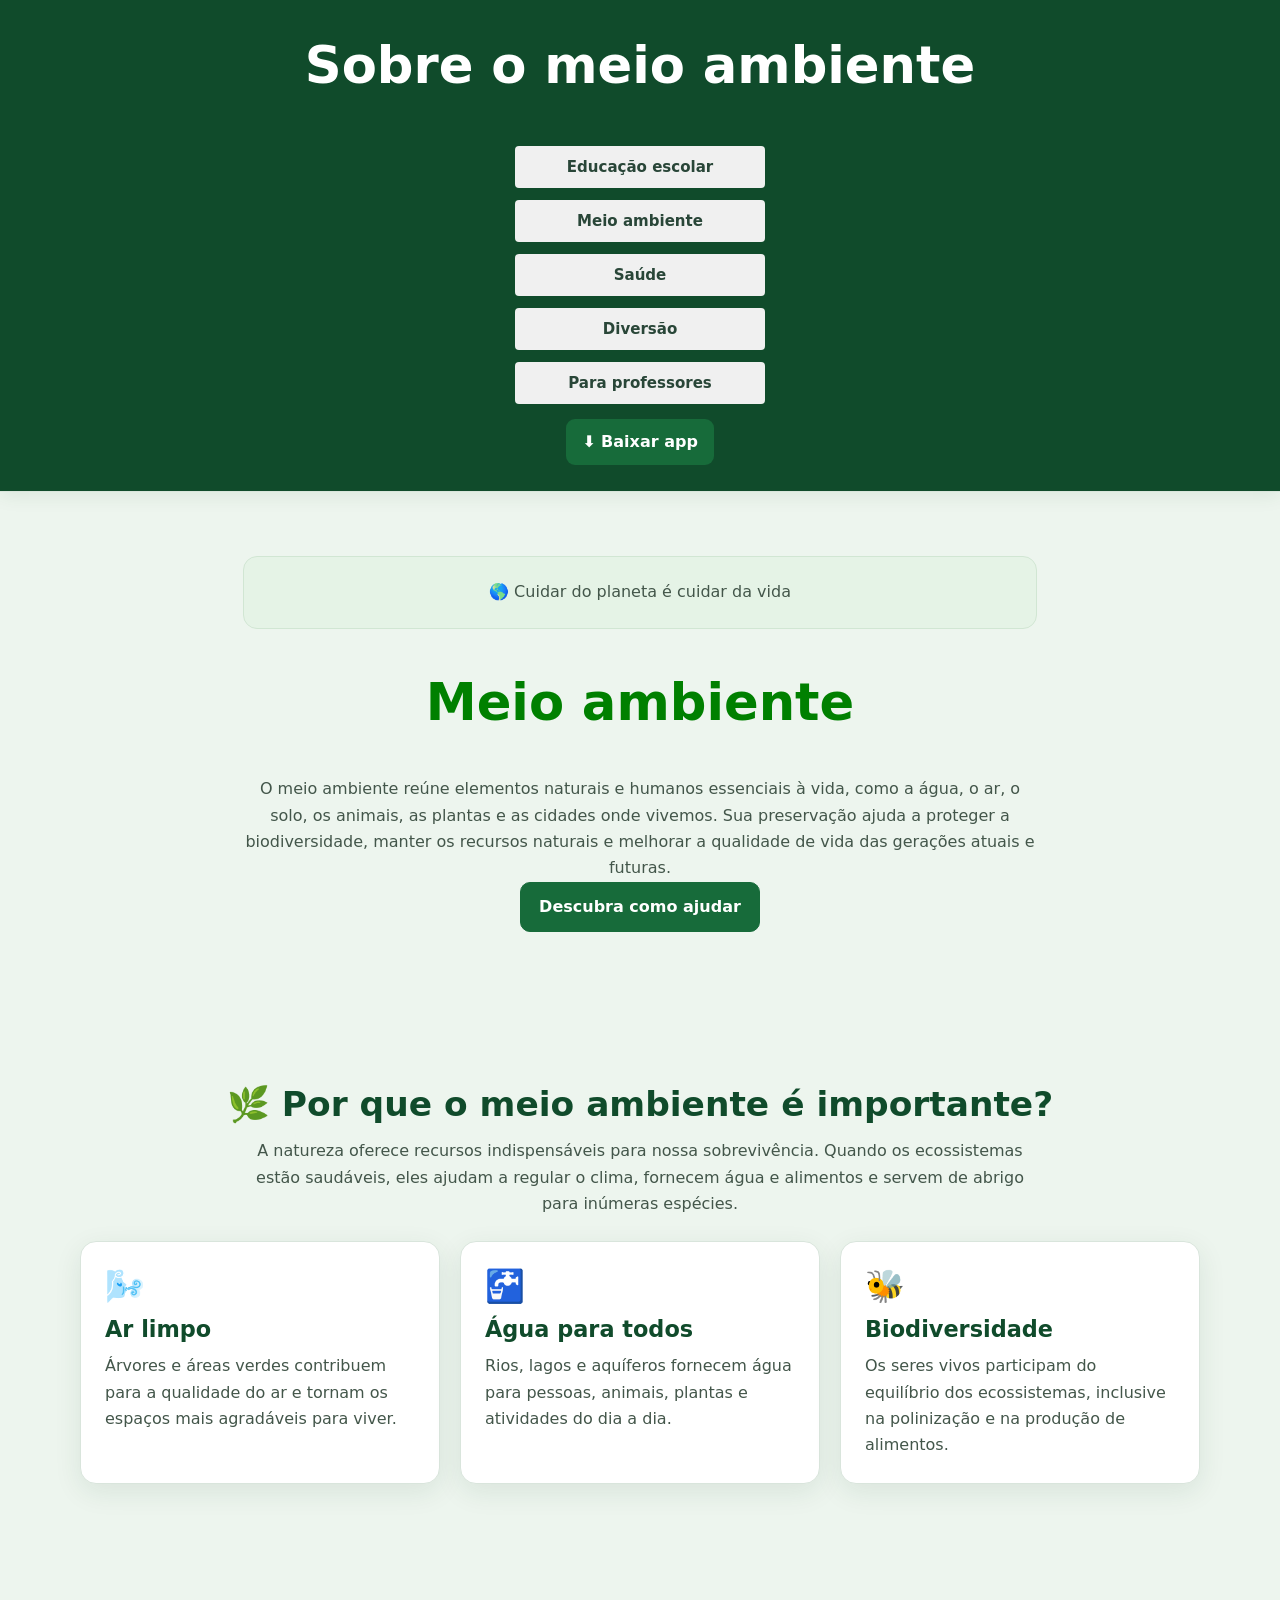
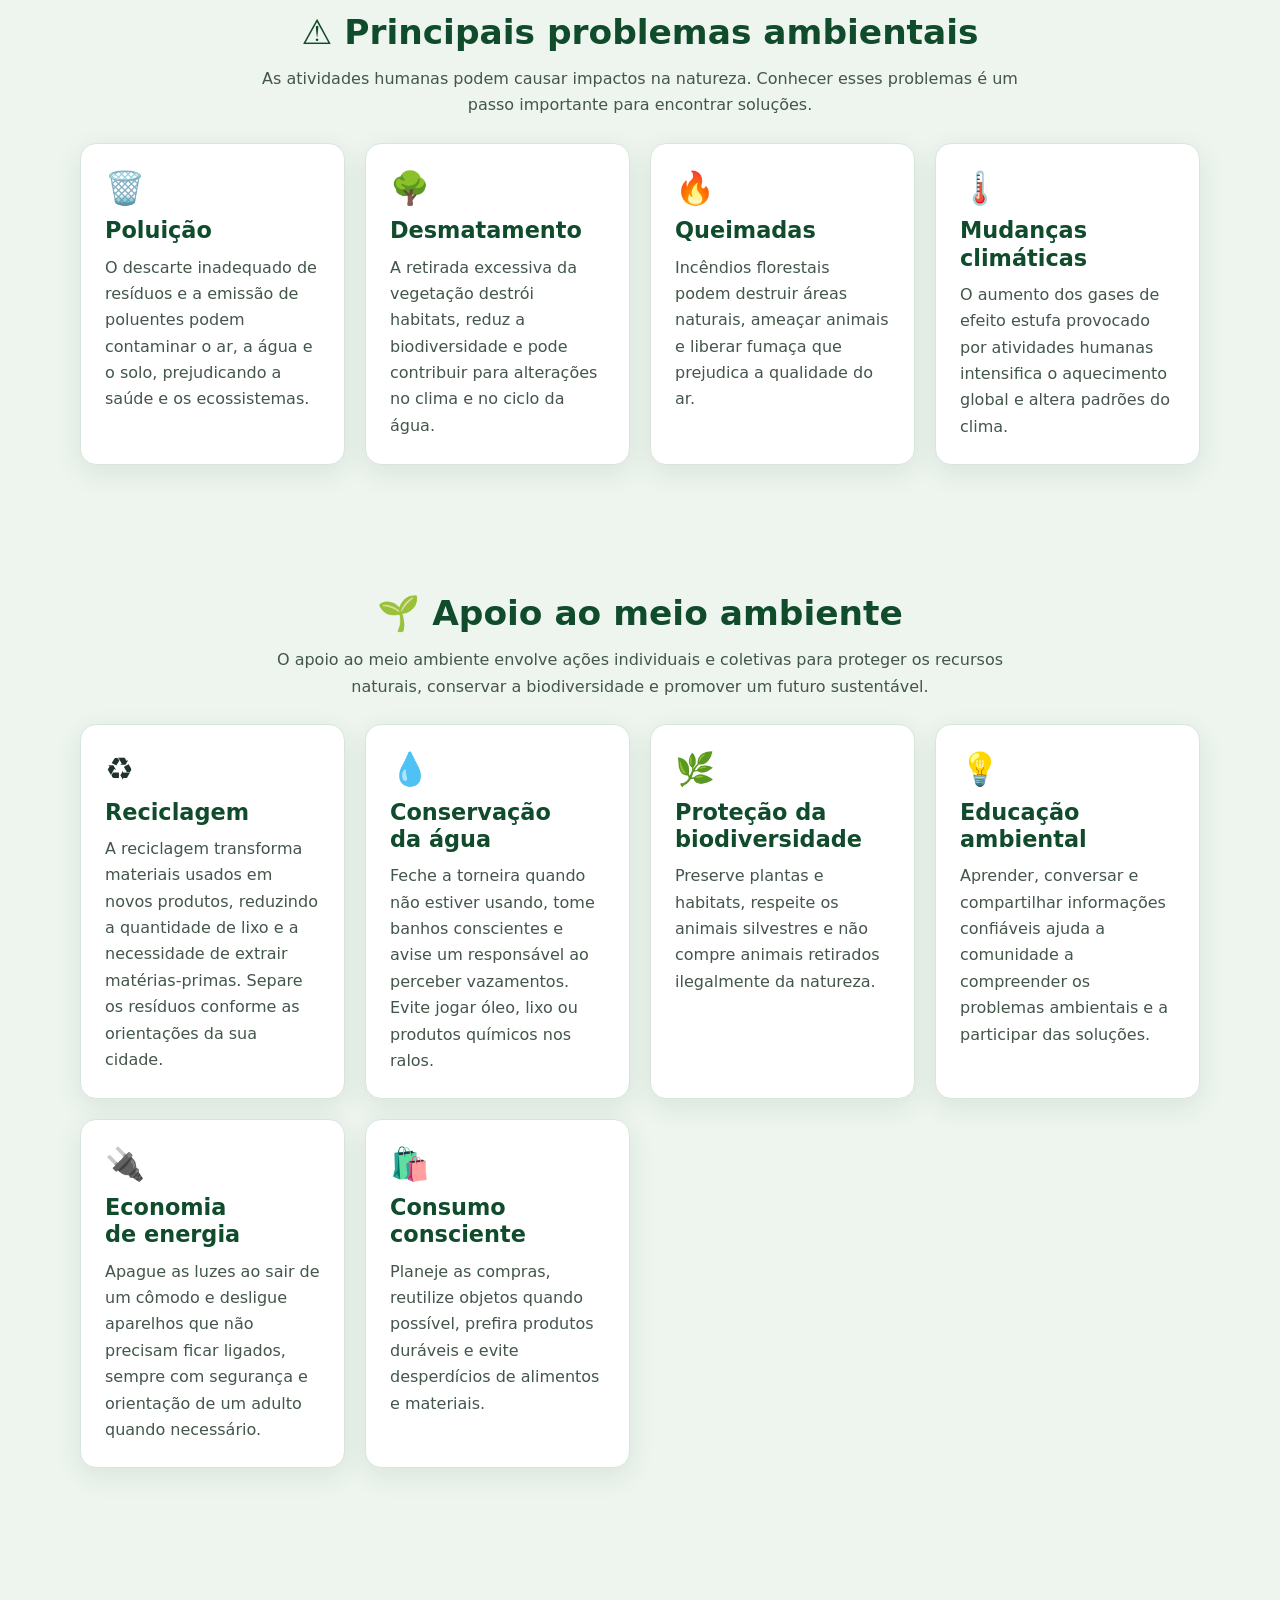
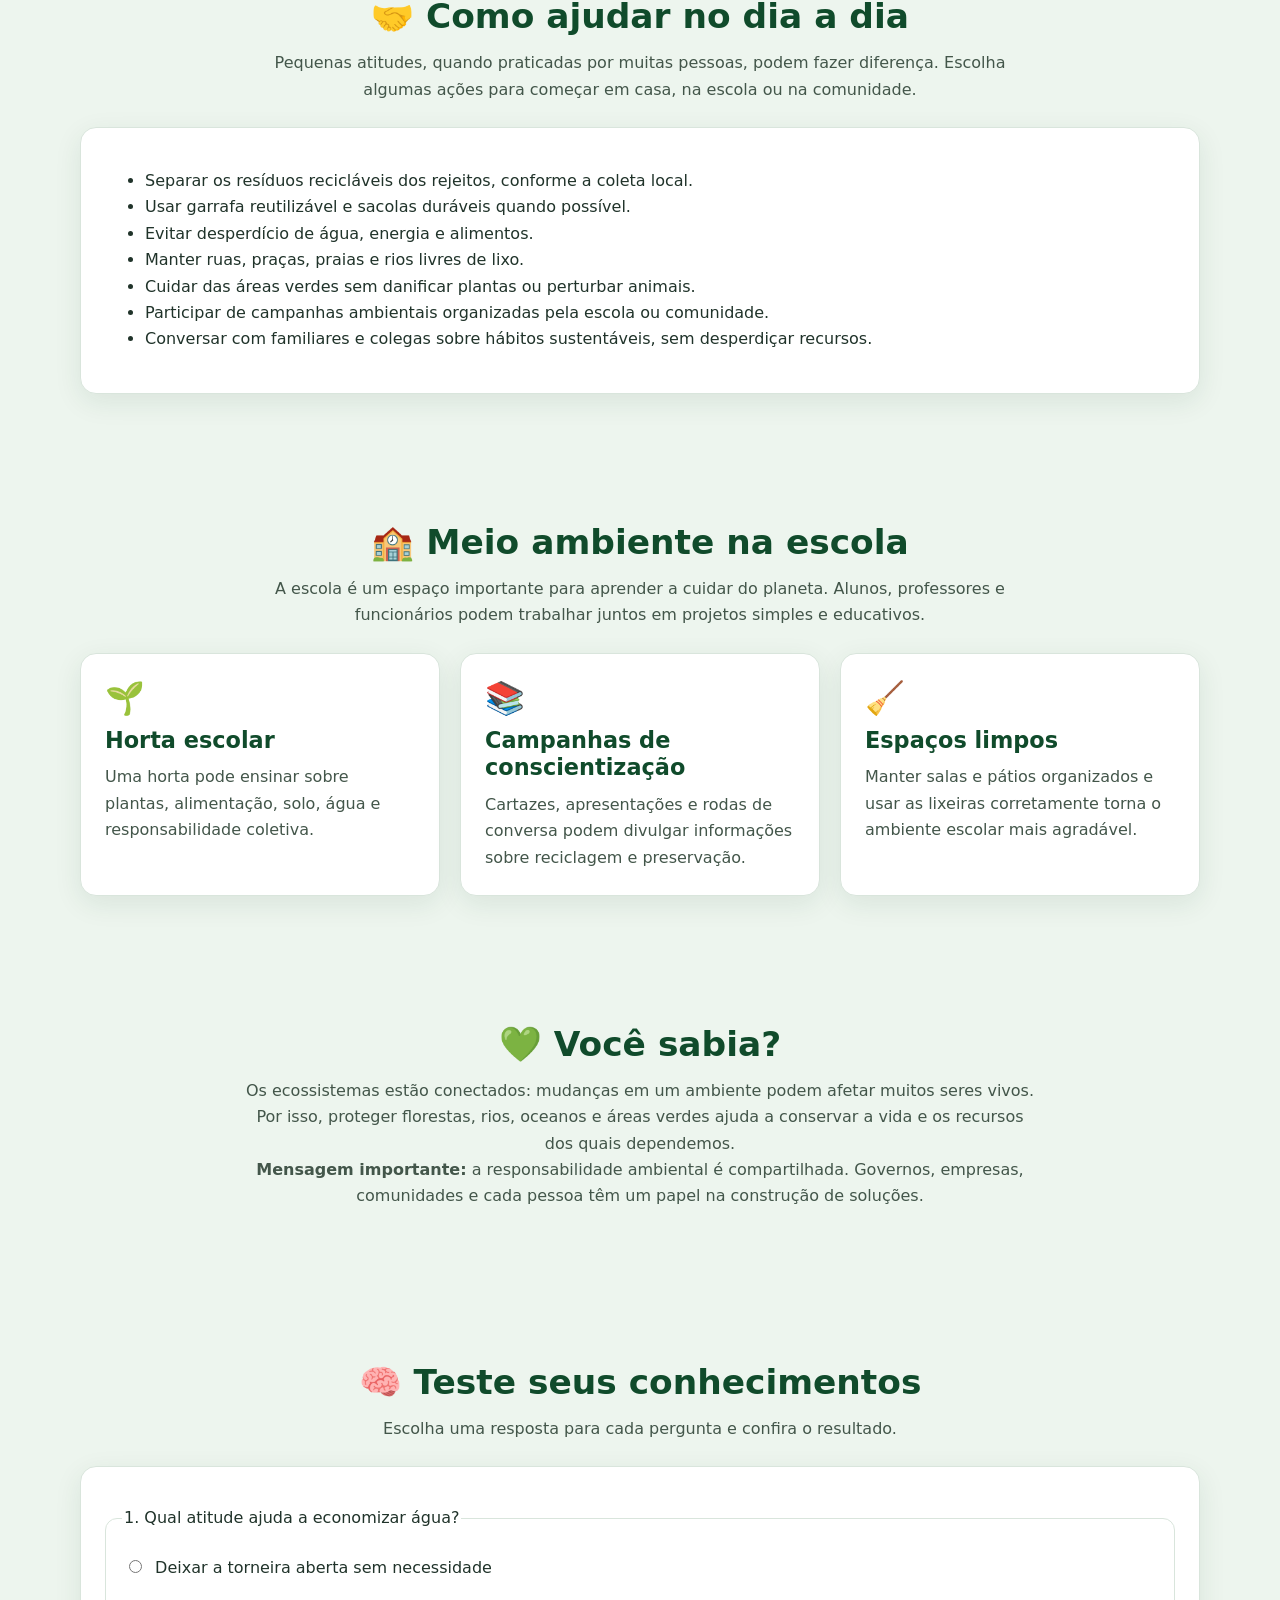
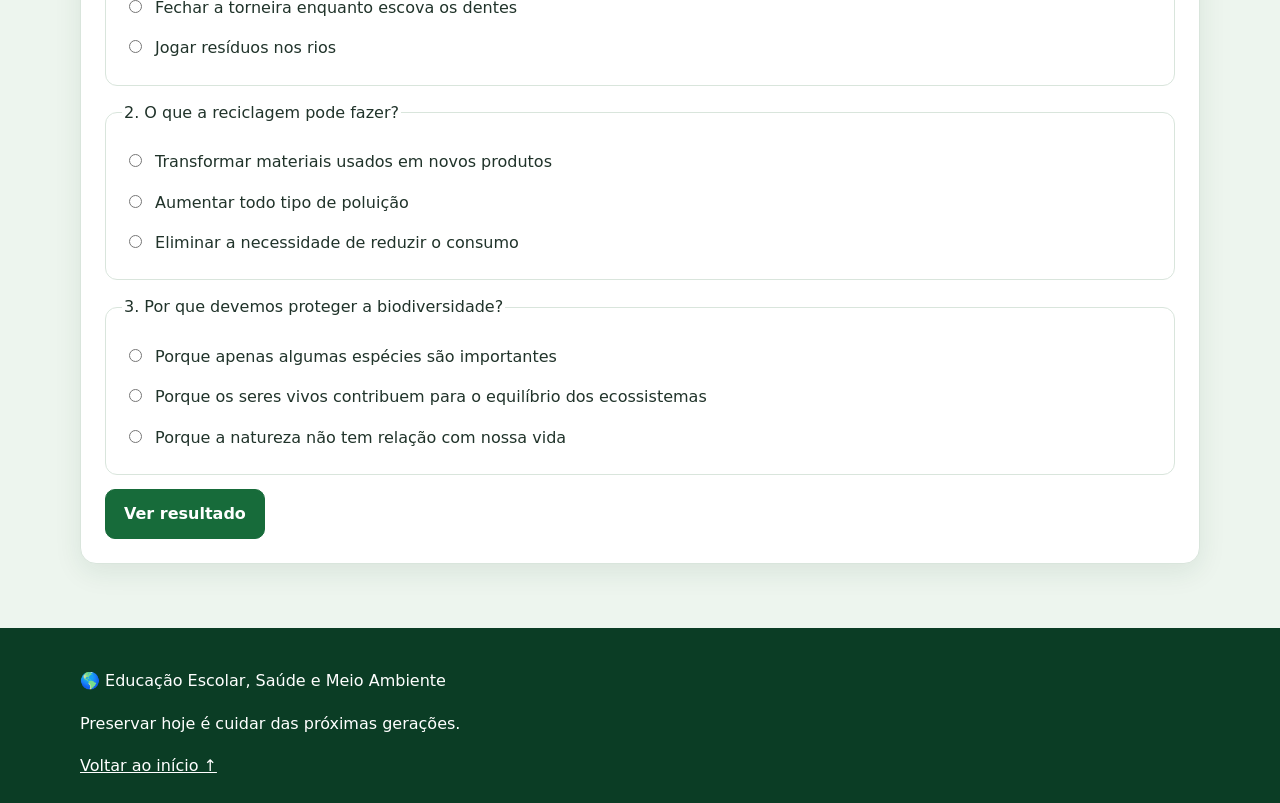
<file: meio_ambiente.html>
<!DOCTYPE html>
<html lang="pt-br">
<head>
    <meta charset="UTF-8">
    <meta name="viewport" content="width=device-width, initial-scale=1.0">
     <link rel="manifest" href="manifest.json">
    <title>Meio Ambiente</title>
    <meta name="theme-color" content="#1b5e20">
    <link rel="stylesheet" href="style.css">
<style id="ecoplay-improvements">.ecoplay-teacher-section{padding:clamp(28px,5vw,56px) 5%;background:#eef8ef;color:#174d2a}.ecoplay-teacher-inner{width:min(100%,1050px);margin:0 auto}.ecoplay-teacher-section h2{margin:0 0 12px;color:#176b37}.ecoplay-teacher-section p{line-height:1.65}.ecoplay-teacher-grid{display:grid;grid-template-columns:repeat(3,minmax(0,1fr));gap:16px;margin:22px 0}.ecoplay-teacher-grid article{min-width:0;padding:20px;background:#fff;border:1px solid #d4e8d7;border-radius:14px;box-shadow:0 4px 14px rgba(20,80,35,.06)}.ecoplay-teacher-grid h3{margin-top:0;line-height:1.35}.ecoplay-teacher-note{padding:14px 16px;border-left:4px solid #248346;background:#fff;border-radius:6px}.ecoplay-teacher-section .ecoplay-button{display:inline-block;padding:11px 18px;border-radius:9px;background:#176b37;color:#fff;text-decoration:none;font-weight:700}.ecoplay-game-intro{max-width:900px;margin:18px auto;padding:22px;border-radius:14px;background:#f0f8f0;color:#174d2a;line-height:1.65}.ecoplay-game-cards{display:grid;grid-template-columns:repeat(3,minmax(0,1fr));gap:16px;margin:24px 0}.ecoplay-game-card{padding:20px;border:1px solid #d4e8d7;border-radius:14px;background:#fff;color:#174d2a}.ecoplay-game-card h2{margin-top:0;font-size:1.25rem}.ecoplay-game-card a{display:inline-block;margin-top:8px;color:#176b37;font-weight:700}@media(max-width:700px){.ecoplay-teacher-grid,.ecoplay-game-cards{grid-template-columns:1fr}.ecoplay-teacher-grid article,.ecoplay-game-card{padding:17px}}</style>
</head>
<body>
<a class="ecoplay-skip-link" href="#conteudo-principal">Pular para o conteúdo</a>
     <header>
    <h1>Sobre o meio ambiente</h1>
    <nav>
        <a href="index.html">Educação escolar</a>
        <a href="meio_ambiente.html">Meio ambiente</a>
        <a href="saude.html">Saúde</a>
        <a href="diversao.html">Diversão</a>
        <a href="para_professores.html">Para professores</a>
</nav>
        <div class="install-area">
                <button class="install-button" id="installAppButton" type="button">⬇️ Baixar app</button>
                <p class="install-message" id="installAppMessage" aria-live="polite"></p>
            </div>
      </header>
    <main id="conteudo-principal">
        <section id="inicio">
            <div class="titulo">
                <p class="destaque">🌎 Cuidar do planeta é cuidar da vida</p>
                <h1>Meio ambiente</h1>
                <p>O meio ambiente reúne elementos naturais e humanos essenciais à vida, como a água, o ar, o solo, os animais, as plantas e as cidades onde vivemos. Sua preservação ajuda a proteger a biodiversidade, manter os recursos naturais e melhorar a qualidade de vida das gerações atuais e futuras.</p>
                <a class="botao" href="#como-ajudar">Descubra como ajudar</a>
            </div>
        </section>

        <section id="importancia">
            <div class="titulo">
                <h2>🌿 Por que o meio ambiente é importante?</h2>
                <p>A natureza oferece recursos indispensáveis para nossa sobrevivência. Quando os ecossistemas estão saudáveis, eles ajudam a regular o clima, fornecem água e alimentos e servem de abrigo para inúmeras espécies.</p>
            </div>
            <div class="cards">
                <article class="card">
                    <div class="emoji">🌬️</div>
                    <h3>Ar limpo</h3>
                    <p>Árvores e áreas verdes contribuem para a qualidade do ar e tornam os espaços mais agradáveis para viver.</p>
                </article>
                <article class="card">
                    <div class="emoji">🚰</div>
                    <h3>Água para todos</h3>
                    <p>Rios, lagos e aquíferos fornecem água para pessoas, animais, plantas e atividades do dia a dia.</p>
                </article>
                <article class="card">
                    <div class="emoji">🐝</div>
                    <h3>Biodiversidade</h3>
                    <p>Os seres vivos participam do equilíbrio dos ecossistemas, inclusive na polinização e na produção de alimentos.</p>
                </article>
            </div>
        </section>

        <section id="problemas">
            <div class="titulo">
                <h2>⚠️ Principais problemas ambientais</h2>
                <p>As atividades humanas podem causar impactos na natureza. Conhecer esses problemas é um passo importante para encontrar soluções.</p>
            </div>
            <div class="cards">
                <article class="card">
                    <div class="emoji">🗑️</div>
                    <h3>Poluição</h3>
                    <p>O descarte inadequado de resíduos e a emissão de poluentes podem contaminar o ar, a água e o solo, prejudicando a saúde e os ecossistemas.</p>
                </article>
                <article class="card">
                    <div class="emoji">🌳</div>
                    <h3>Desmatamento</h3>
                    <p>A retirada excessiva da vegetação destrói habitats, reduz a biodiversidade e pode contribuir para alterações no clima e no ciclo da água.</p>
                </article>
                <article class="card">
                    <div class="emoji">🔥</div>
                    <h3>Queimadas</h3>
                    <p>Incêndios florestais podem destruir áreas naturais, ameaçar animais e liberar fumaça que prejudica a qualidade do ar.</p>
                </article>
                <article class="card">
                    <div class="emoji">🌡️</div>
                    <h3> Mudanças climáticas</h3>
                    <p>O aumento dos gases de efeito estufa provocado por atividades humanas intensifica o aquecimento global e altera padrões do clima.</p>
                </article>
            </div>
        </section>

        <section id="apoio">
            <div class="titulo">
                <h2>🌱 Apoio ao meio ambiente</h2>
                <p>O apoio ao meio ambiente envolve ações individuais e coletivas para proteger os recursos naturais, conservar a biodiversidade e promover um futuro sustentável.</p>
            </div>
            <div class="cards">
                <article class="card">
                    <div class="emoji">♻️</div>
                    <h3>Reciclagem</h3>
                    <p>A reciclagem transforma materiais usados em novos produtos, reduzindo a quantidade de lixo e a necessidade de extrair matérias-primas. Separe os resíduos conforme as orientações da sua cidade.</p>
                </article>
                <article class="card">
                    <div class="emoji">💧</div>
                    <h3>Conservação da água</h3>
                    <p>Feche a torneira quando não estiver usando, tome banhos conscientes e avise um responsável ao perceber vazamentos. Evite jogar óleo, lixo ou produtos químicos nos ralos.</p>
                </article>
                <article class="card">
                    <div class="emoji">🌿</div>
                    <h3>Proteção da biodiversidade</h3>
                    <p>Preserve plantas e habitats, respeite os animais silvestres e não compre animais retirados ilegalmente da natureza.</p>
                </article>
                <article class="card">
                    <div class="emoji">💡</div>
                    <h3>Educação ambiental</h3>
                    <p>Aprender, conversar e compartilhar informações confiáveis ajuda a comunidade a compreender os problemas ambientais e a participar das soluções.</p>
                </article>
                <article class="card">
                    <div class="emoji">🔌</div>
                    <h3>Economia de energia</h3>
                    <p>Apague as luzes ao sair de um cômodo e desligue aparelhos que não precisam ficar ligados, sempre com segurança e orientação de um adulto quando necessário.</p>
                </article>
                <article class="card">
                    <div class="emoji">🛍️</div>
                    <h3>Consumo consciente</h3>
                    <p>Planeje as compras, reutilize objetos quando possível, prefira produtos duráveis e evite desperdícios de alimentos e materiais.</p>
                </article>
            </div>
        </section>

        <section id="como-ajudar">
            <div class="titulo">
                <h2>🤝 Como ajudar no dia a dia</h2>
                <p>Pequenas atitudes, quando praticadas por muitas pessoas, podem fazer diferença. Escolha algumas ações para começar em casa, na escola ou na comunidade.</p>
            </div>
            <div class="card">
                <ul>
                    <li>Separar os resíduos recicláveis dos rejeitos, conforme a coleta local.</li>
                    <li>Usar garrafa reutilizável e sacolas duráveis quando possível.</li>
                    <li>Evitar desperdício de água, energia e alimentos.</li>
                    <li>Manter ruas, praças, praias e rios livres de lixo.</li>
                    <li>Cuidar das áreas verdes sem danificar plantas ou perturbar animais.</li>
                    <li>Participar de campanhas ambientais organizadas pela escola ou comunidade.</li>
                    <li>Conversar com familiares e colegas sobre hábitos sustentáveis, sem desperdiçar recursos.</li>
                </ul>
            </div>
        </section>

        <section id="escola">
            <div class="titulo">
                <h2>🏫 Meio ambiente na escola</h2>
                <p>A escola é um espaço importante para aprender a cuidar do planeta. Alunos, professores e funcionários podem trabalhar juntos em projetos simples e educativos.</p>
            </div>
            <div class="cards">
                <article class="card">
                    <div class="emoji">🌱</div>
                    <h3>Horta escolar</h3>
                    <p>Uma horta pode ensinar sobre plantas, alimentação, solo, água e responsabilidade coletiva.</p>
                </article>
                <article class="card">
                    <div class="emoji">📚</div>
                    <h3>Campanhas de conscientização</h3>
                    <p>Cartazes, apresentações e rodas de conversa podem divulgar informações sobre reciclagem e preservação.</p>
                </article>
                <article class="card">
                    <div class="emoji">🧹</div>
                    <h3>Espaços limpos</h3>
                    <p>Manter salas e pátios organizados e usar as lixeiras corretamente torna o ambiente escolar mais agradável.</p>
                </article>
            </div>
        </section>

        <section id="curiosidade">
            <div class="titulo">
                <h2>💚 Você sabia?</h2>
                <p>Os ecossistemas estão conectados: mudanças em um ambiente podem afetar muitos seres vivos. Por isso, proteger florestas, rios, oceanos e áreas verdes ajuda a conservar a vida e os recursos dos quais dependemos.</p>
                <p><strong>Mensagem importante:</strong> a responsabilidade ambiental é compartilhada. Governos, empresas, comunidades e cada pessoa têm um papel na construção de soluções.</p>
            </div>
        </section>

        <section id="quiz">
            <div class="titulo">
                <h2>🧠 Teste seus conhecimentos</h2>
                <p>Escolha uma resposta para cada pergunta e confira o resultado.</p>
            </div>
            <div class="card quiz-card">
                <fieldset>
                    <legend>1. Qual atitude ajuda a economizar água?</legend>
                    <label><input type="radio" name="q1" value="0"> Deixar a torneira aberta sem necessidade</label>
                    <label><input type="radio" name="q1" value="1"> Fechar a torneira enquanto escova os dentes</label>
                    <label><input type="radio" name="q1" value="0"> Jogar resíduos nos rios</label>
                </fieldset>
                <fieldset>
                    <legend>2. O que a reciclagem pode fazer?</legend>
                    <label><input type="radio" name="q2" value="1"> Transformar materiais usados em novos produtos</label>
                    <label><input type="radio" name="q2" value="0"> Aumentar todo tipo de poluição</label>
                    <label><input type="radio" name="q2" value="0"> Eliminar a necessidade de reduzir o consumo</label>
                </fieldset>
                <fieldset>
                    <legend>3. Por que devemos proteger a biodiversidade?</legend>
                    <label><input type="radio" name="q3" value="0"> Porque apenas algumas espécies são importantes</label>
                    <label><input type="radio" name="q3" value="1"> Porque os seres vivos contribuem para o equilíbrio dos ecossistemas</label>
                    <label><input type="radio" name="q3" value="0"> Porque a natureza não tem relação com nossa vida</label>
                </fieldset>
                <button class="botao" id="verResultado" type="button">Ver resultado</button>
                <p id="resultadoQuiz" aria-live="polite"></p>
            </div>
        </section>
    <footer>
        <p>🌎 Educação Escolar, Saúde e Meio Ambiente</p>
        <p>Preservar hoje é cuidar das próximas gerações.</p>
        <a href="#inicio">Voltar ao início ↑</a>
    </footer>
    <script>
        document.getElementById("verResultado").addEventListener("click", function () {
            const totalPerguntas = 3;
            let respondidas = 0;
            let pontos = 0;

            for (let i = 1; i <= totalPerguntas; i++) {
                const resposta = document.querySelector('input[name="q' + i + '"]:checked');
                if (resposta) {
                    respondidas++;
                    pontos += Number(resposta.value);
                }
            }

            const resultado = document.getElementById("resultadoQuiz");
            if (respondidas < totalPerguntas) {
                resultado.textContent = "Responda às 3 perguntas para conferir seu resultado.";
                return;
            }

            resultado.textContent = "Você acertou " + pontos + " de " + totalPerguntas + " perguntas. " +
                (pontos === totalPerguntas
                    ? "Parabéns! Você conhece boas práticas ambientais."
                    : "Muito bem por participar! Revise os conteúdos e tente novamente.");
        });
    </script>
    <script src="pwa.js" defer></script>
</body>
</html>
</file>
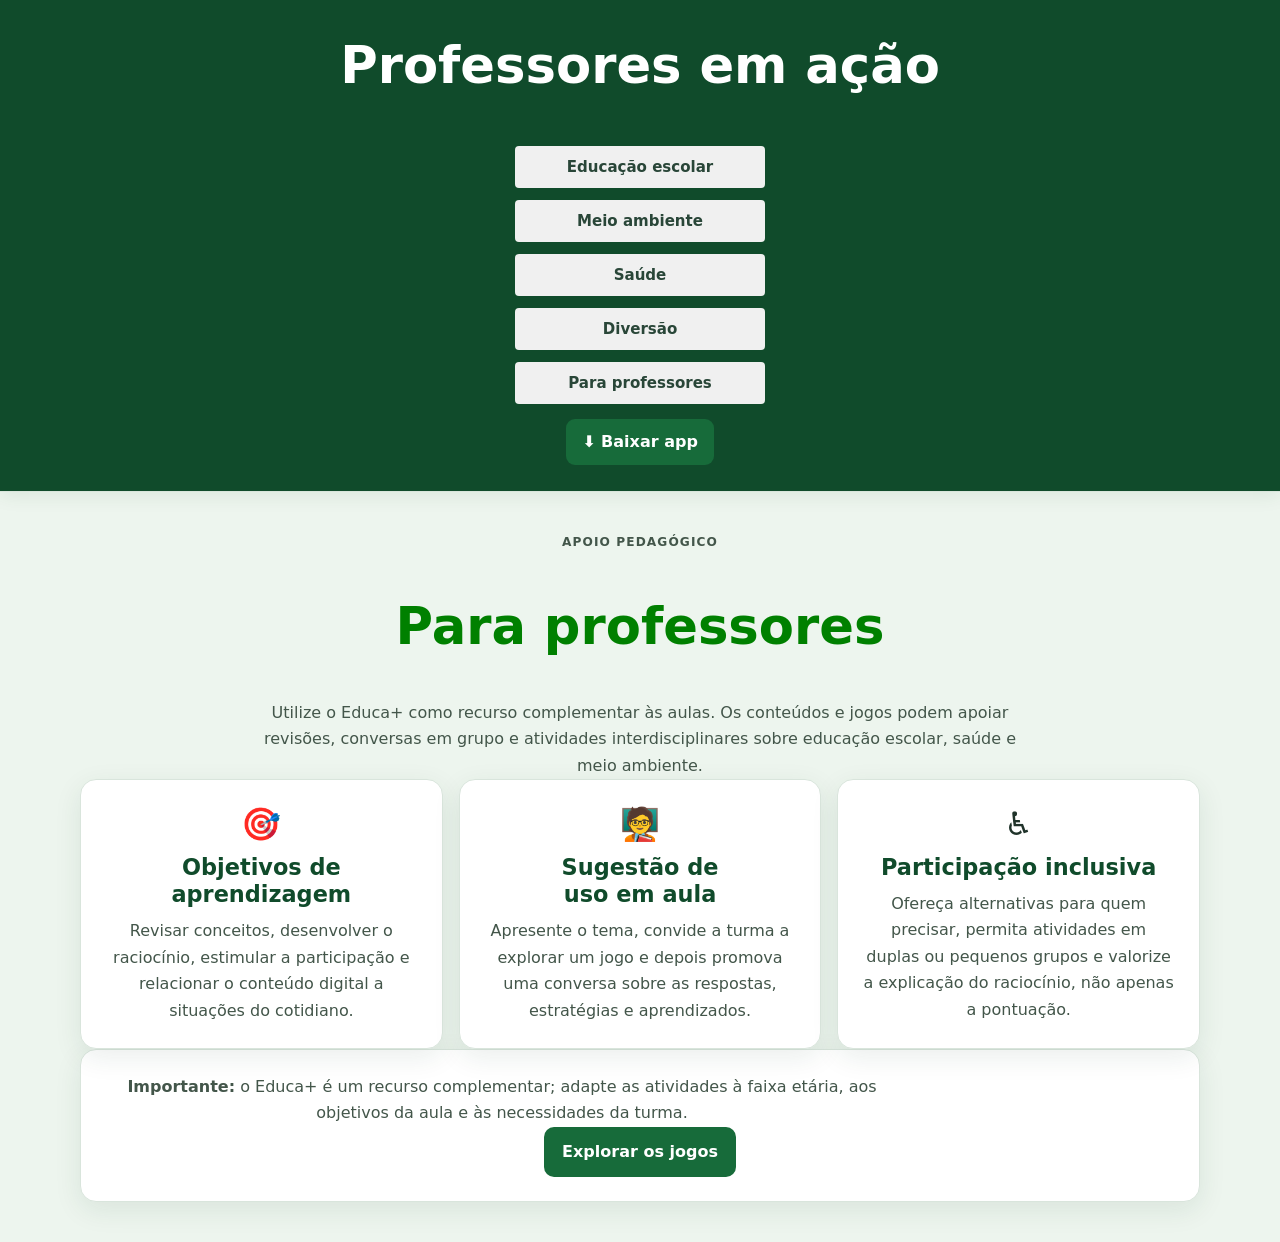
<file: para_professores.html>
<!DOCTYPE html>

<html>
<head>
  <meta name="viewport" content="width=device-width, initial-scale=1, viewport-fit=cover">
  <meta charset="UTF-8">
  <link rel="stylesheet" href="style.css">
  <link rel="manifest" href="manifest.json">
  <title>Para professores</title>

  <style>
    .ecoplay-teacher-section { width: min(100% - 28px, 1120px); margin: 0 auto; padding: clamp(18px, 4vw, 40px) 0; }
    .ecoplay-teacher-section .titulo { width: 100%; max-width: 100%; margin: 0 auto; }
    .ecoplay-teacher-section .cards { display: grid; grid-template-columns: repeat(auto-fit, minmax(min(100%, 245px), 1fr)); gap: 16px; width: 100%; }
    .ecoplay-teacher-section .card { min-width: 0; overflow-wrap: anywhere; }
    .ecoplay-teacher-section p { max-width: 78ch; }
    @media (max-width: 600px) {
      .ecoplay-teacher-section { width: calc(100% - 24px); padding: 18px 0 28px; }
      .ecoplay-teacher-section .cards { grid-template-columns: minmax(0, 1fr); gap: 12px; }
      .ecoplay-teacher-section .card { padding: 18px; }
      header { padding: 16px 12px; }
      header h1 { font-size: clamp(1.5rem, 7vw, 2rem); margin: 0; }
      .install-area { width: 100%; text-align: center; }
    }
  </style>

</head>
<body>
     <header>
       <h1>Professores em ação</h1>
     <nav>
        <a href="index.html">Educação escolar</a>
        <a href="meio_ambiente.html">Meio ambiente</a>
        <a href="saude.html">Saúde</a>
        <a href="diversao.html">Diversão</a>   
        <a href="para_professores.html">Para professores</a>
     </nav>
        <div class="install-area">
                <button class="install-button" id="installAppButton" type="button">⬇️ Baixar app</button>
                <p class="install-message" id="installAppMessage" aria-live="polite"></p>
            </div>
      </header>
  <section id="para-professores" class="ecoplay-teacher-section" aria-labelledby="titulo-professores">
  <div class="titulo">
    <p class="ecoplay-eyebrow">Apoio pedagógico</p>
    <h1 id="titulo-professores">Para professores</h1>
    <p>Utilize o Educa+ como recurso complementar às aulas. Os conteúdos e jogos podem apoiar revisões, conversas em grupo e atividades interdisciplinares sobre educação escolar, saúde e meio ambiente.</p>
    <div class="cards">
      <div class="card">
      <div class="emoji">🎯</div>
      <h3> Objetivos de aprendizagem</h3>
      <p>Revisar conceitos, desenvolver o raciocínio, estimular a participação e relacionar o conteúdo digital a situações do cotidiano.</p>
    </div>
      <div class="card">
        <div class="emoji">🧑‍🏫</div>
        <h3> Sugestão de uso em aula</h3>
        <p>Apresente o tema, convide a turma a explorar um jogo e depois promova uma conversa sobre as respostas, estratégias e aprendizados.</p>
      </div>
      <div class="card">
        <div class="emoji">♿</div>
        <h3> Participação inclusiva</h3>
        <p>Ofereça alternativas para quem precisar, permita atividades em duplas ou pequenos grupos e valorize a explicação do raciocínio, não apenas a pontuação.</p>
      </div>
    </div>
    <div class="card">
    <p class="ecoplay-teacher-note"><strong>Importante:</strong> o Educa+ é um recurso complementar; adapte as atividades à faixa etária, aos objetivos da aula e às necessidades da turma.</p>
    <a class="ecoplay-button" href="diversao.html">Explorar os jogos</a>
    </div>
  </div>
</section>
 
 <script src="pwa.js" defer></script>
</body>
</html>
</file>
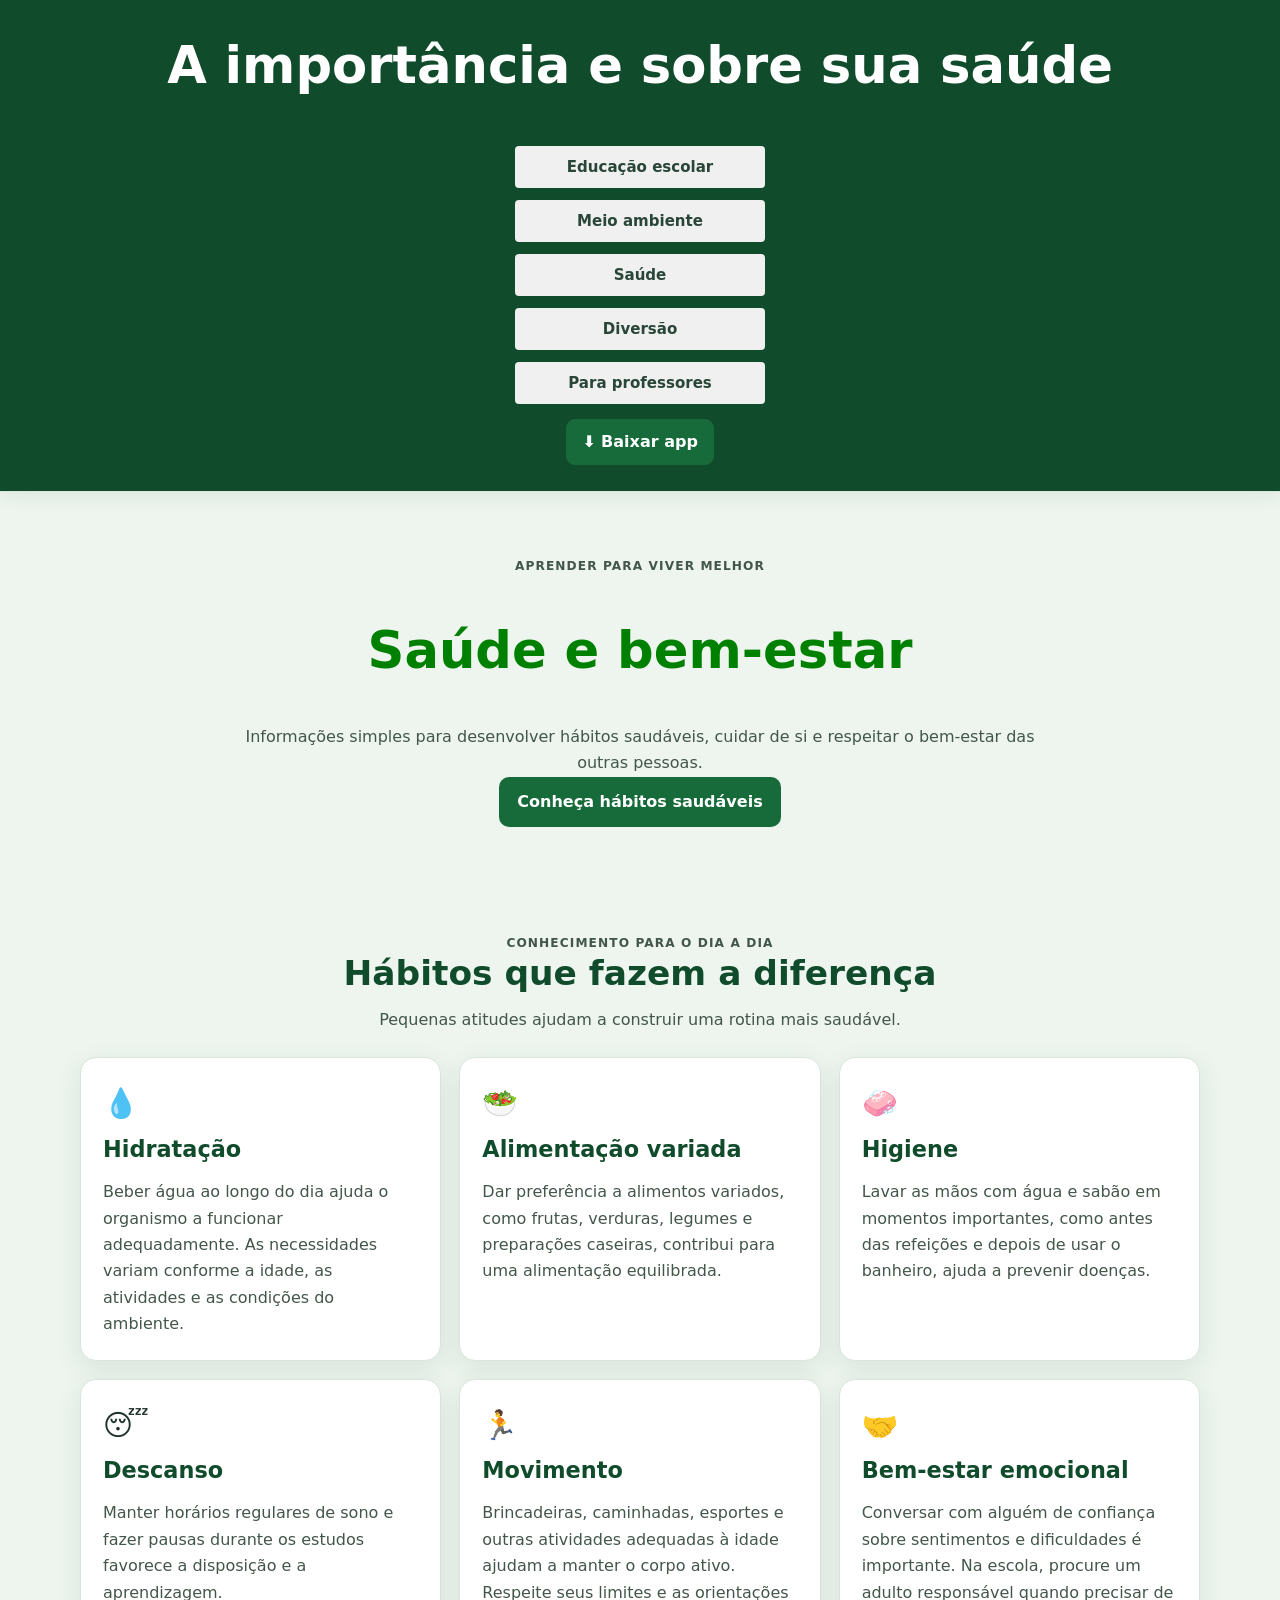
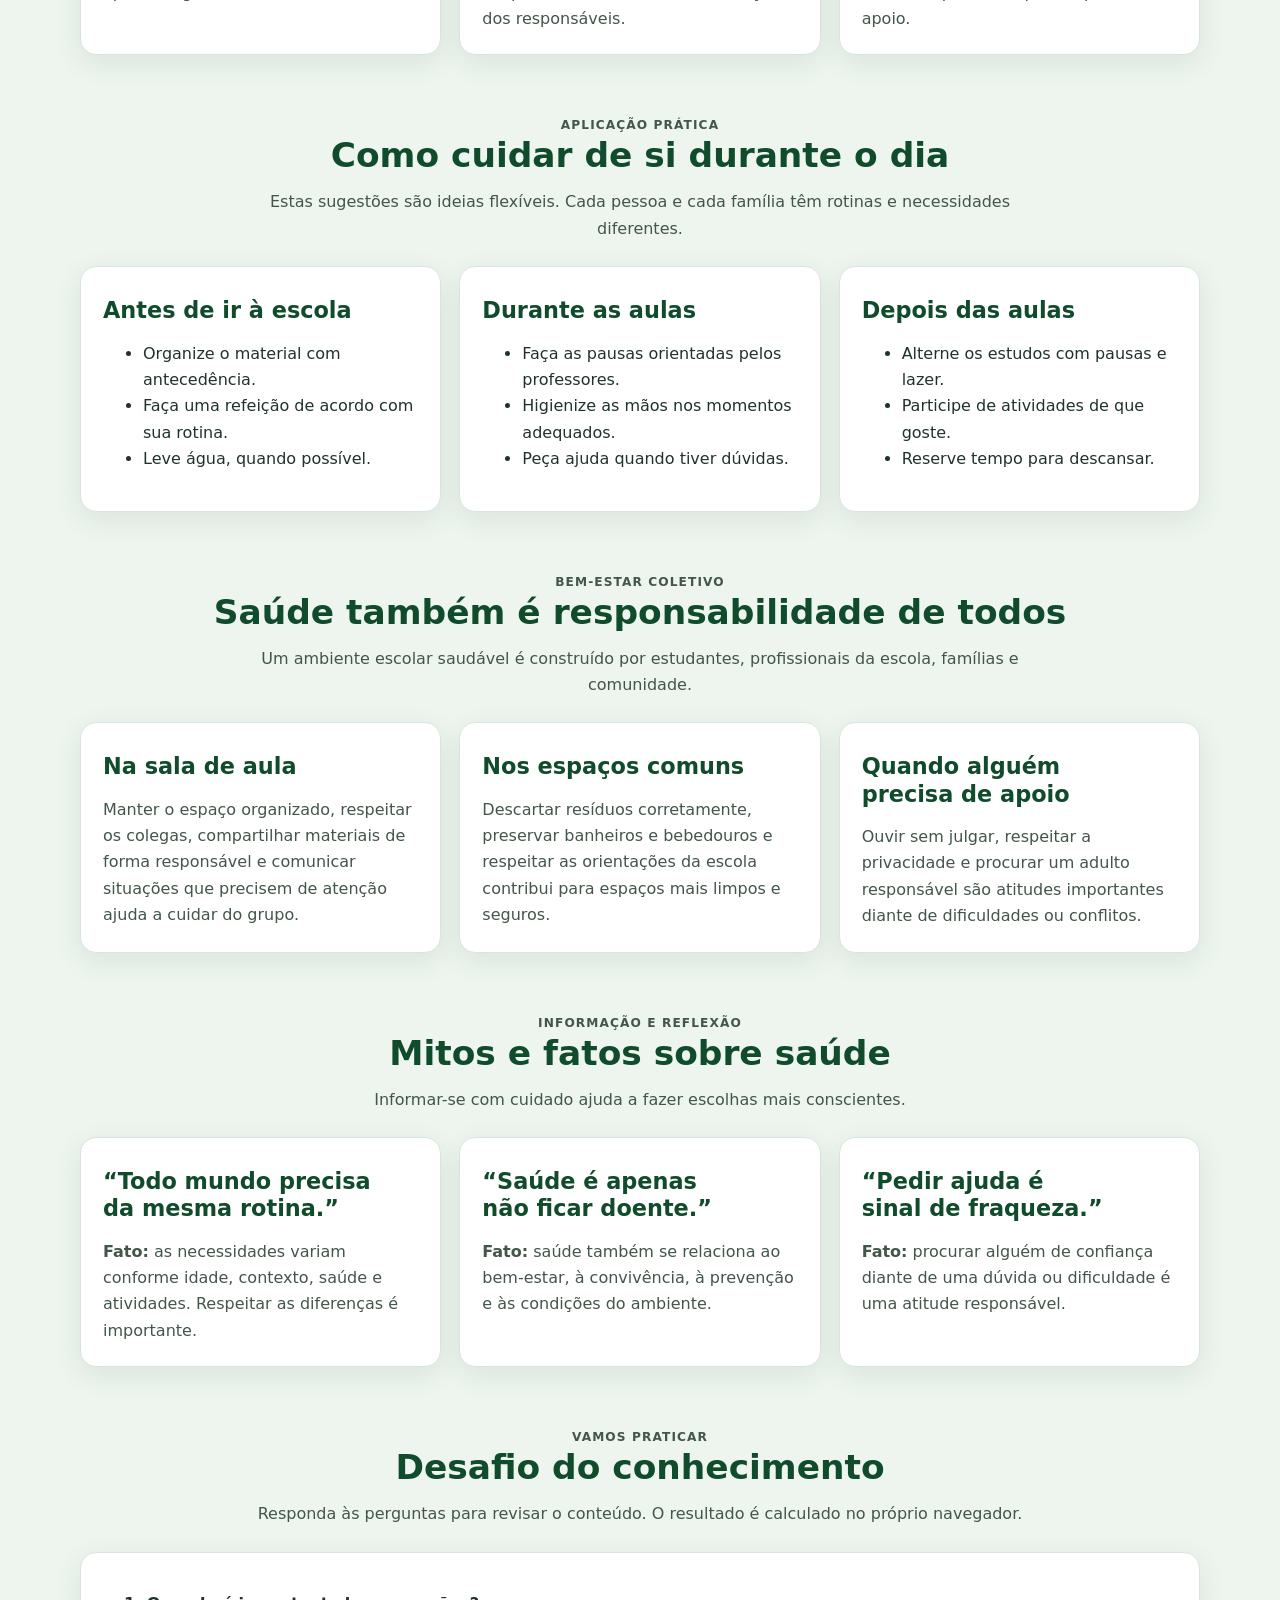
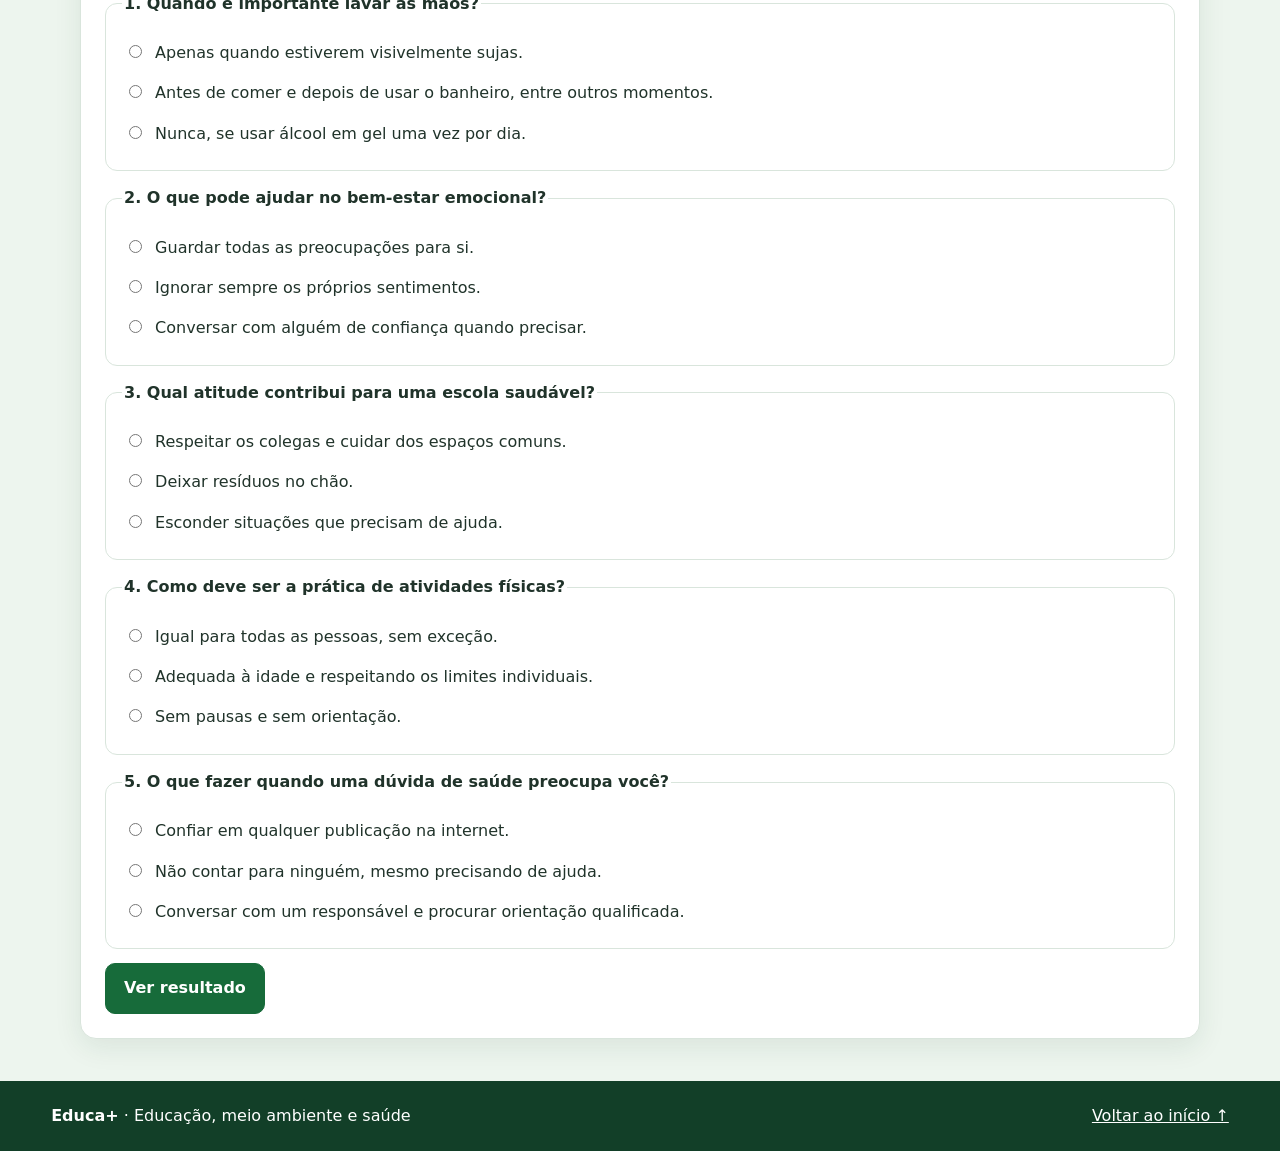
<file: saude.html>
<!DOCTYPE html>
<html lang="pt-br">
<head>
<meta charset="UTF-8"><meta name="viewport" content="width=device-width, initial-scale=1.0">
<meta name="theme-color" content="#176b3a"><meta name="description" content="Conteúdos educativos sobre saúde e bem-estar para estudantes.">
<title>Saúde | Educa+</title>
  <link rel="manifest" href="manifest.json">
  <link rel="stylesheet" href="style.css">
</head>
<body>
  <a class="ecoplay-skip-link" href="#conteudo-principal">Pular para o conteúdo</a>
  <header>
    <h1>A importância e sobre sua saúde</h1>
    
    <nav>
        <a href="index.html">Educação escolar</a>
        <a href="meio_ambiente.html">Meio ambiente</a>
        <a href="saude.html">Saúde</a>
        <a href="diversao.html">Diversão</a>
        <a href="para_professores.html">Para professores</a>
    </nav>
        <div class="install-area">
                <button class="install-button" id="installAppButton" type="button">⬇️ Baixar app</button>
                <p class="install-message" id="installAppMessage" aria-live="polite"></p>
            </div>
      </header>
<main id="conteudo-principal" class="ecoplay-page">
  <section>
    <div class="titulo">
    <p class="ecoplay-eyebrow">Aprender para viver melhor</p>
    <h1>Saúde e bem-estar</h1>
    <p>Informações simples para desenvolver hábitos saudáveis, cuidar de si e respeitar o bem-estar das outras pessoas.</p>
    <a class="ecoplay-button" href="#habitos">Conheça hábitos saudáveis</a>
    </div>
  </section>
<section class="ecoplay-section" id="habitos">
  <div class="titulo">
    <p class="ecoplay-eyebrow">Conhecimento para o dia a dia</p>
    <h2>Hábitos que fazem a diferença</h2>
    <p>Pequenas atitudes ajudam a construir uma rotina mais saudável.</p>
  </div>
  <div class="ecoplay-cards">
<article class="ecoplay-card">
  <span class="ecoplay-card-icon">💧</span>
  <h3>Hidratação</h3>
  <p>Beber água ao longo do dia ajuda o organismo a funcionar adequadamente. As necessidades variam conforme a idade, as atividades e as condições do ambiente.</p>
</article>
<article class="ecoplay-card">
  <span class="ecoplay-card-icon">🥗</span>
  <h3>Alimentação variada</h3>
  <p>Dar preferência a alimentos variados, como frutas, verduras, legumes e preparações caseiras, contribui para uma alimentação equilibrada.</p></article>
<article class="ecoplay-card">
  <span class="ecoplay-card-icon">🧼</span>
  <h3>Higiene</h3>
  <p>Lavar as mãos com água e sabão em momentos importantes, como antes das refeições e depois de usar o banheiro, ajuda a prevenir doenças.</p>
</article>
<article class="ecoplay-card">
  <span class="ecoplay-card-icon">😴</span>
  <h3>Descanso</h3>
  <p>Manter horários regulares de sono e fazer pausas durante os estudos favorece a disposição e a aprendizagem.</p>
</article>
<article class="ecoplay-card">
  <span class="ecoplay-card-icon">🏃</span>
  <h3>Movimento</h3>
  <p>Brincadeiras, caminhadas, esportes e outras atividades adequadas à idade ajudam a manter o corpo ativo. Respeite seus limites e as orientações dos responsáveis.</p></article>
<article class="ecoplay-card">
  <span class="ecoplay-card-icon">🤝</span>
  <h3>Bem-estar emocional</h3>
  <p>Conversar com alguém de confiança sobre sentimentos e dificuldades é importante. Na escola, procure um adulto responsável quando precisar de apoio.</p>
</article>
</div>
</section>

  <section class="ecoplay-section" id="rotina">
    <div class="titulo">
      <p class="ecoplay-eyebrow">Aplicação prática</p>
      <h2>Como cuidar de si durante o dia</h2>
      <p>Estas sugestões são ideias flexíveis. Cada pessoa e cada família têm rotinas e necessidades diferentes.</p>
    </div>
    <div class="ecoplay-cards">
      <article class="ecoplay-card"><h3>Antes de ir à escola</h3><ul><li>Organize o material com antecedência.</li><li>Faça uma refeição de acordo com sua rotina.</li><li>Leve água, quando possível.</li></ul></article>
      <article class="ecoplay-card"><h3>Durante as aulas</h3><ul><li>Faça as pausas orientadas pelos professores.</li><li>Higienize as mãos nos momentos adequados.</li><li>Peça ajuda quando tiver dúvidas.</li></ul></article>
      <article class="ecoplay-card"><h3>Depois das aulas</h3><ul><li>Alterne os estudos com pausas e lazer.</li><li>Participe de atividades de que goste.</li><li>Reserve tempo para descansar.</li></ul></article>
    </div>
  </section>

  <section class="ecoplay-section" id="saude-na-escola">
    <div class="titulo">
      <p class="ecoplay-eyebrow">Bem-estar coletivo</p>
      <h2>Saúde também é responsabilidade de todos</h2>
      <p>Um ambiente escolar saudável é construído por estudantes, profissionais da escola, famílias e comunidade.</p>
    </div>
    <div class="ecoplay-cards">
      <article class="ecoplay-card"><h3>Na sala de aula</h3><p>Manter o espaço organizado, respeitar os colegas, compartilhar materiais de forma responsável e comunicar situações que precisem de atenção ajuda a cuidar do grupo.</p></article>
      <article class="ecoplay-card"><h3>Nos espaços comuns</h3><p>Descartar resíduos corretamente, preservar banheiros e bebedouros e respeitar as orientações da escola contribui para espaços mais limpos e seguros.</p></article>
      <article class="ecoplay-card"><h3>Quando alguém precisa de apoio</h3><p>Ouvir sem julgar, respeitar a privacidade e procurar um adulto responsável são atitudes importantes diante de dificuldades ou conflitos.</p></article>
    </div>
  </section>

  <section class="ecoplay-section" id="mitos-e-fatos">
    <div class="titulo">
      <p class="ecoplay-eyebrow">Informação e reflexão</p>
      <h2>Mitos e fatos sobre saúde</h2>
      <p>Informar-se com cuidado ajuda a fazer escolhas mais conscientes.</p>
    </div>
    <div class="ecoplay-cards">
      <article class="ecoplay-card"><h3>“Todo mundo precisa da mesma rotina.”</h3>
        <p><strong>Fato:</strong> as necessidades variam conforme idade, contexto, saúde e atividades. Respeitar as diferenças é importante.</p>
      </article>
      <article class="ecoplay-card"><h3>“Saúde é apenas não ficar doente.”</h3>
        <p><strong>Fato:</strong> saúde também se relaciona ao bem-estar, à convivência, à prevenção e às condições do ambiente.</p>       
      </article>
      <article class="ecoplay-card"><h3>“Pedir ajuda é sinal de fraqueza.”</h3>
        <p><strong>Fato:</strong> procurar alguém de confiança diante de uma dúvida ou dificuldade é uma atitude responsável.</p>       
      </article>
    </div>
  </section>

  <section class="ecoplay-section" id="quiz-saude">
    <div class="titulo">
      <p class="ecoplay-eyebrow">Vamos praticar</p>
      <h2>Desafio do conhecimento</h2>
      <p>Responda às perguntas para revisar o conteúdo. O resultado é calculado no próprio navegador.</p>
    </div>
    <div class="card quiz-card">
      <fieldset>
        <legend><strong>1. Quando é importante lavar as mãos?</strong>
        </legend>
        <label><input type="radio" name="q1" value="0"> Apenas quando estiverem visivelmente sujas.</label>
        <label><input type="radio" name="q1" value="1"> Antes de comer e depois de usar o banheiro, entre outros momentos.</label>
        <label><input type="radio" name="q1" value="0"> Nunca, se usar álcool em gel uma vez por dia.</label>
      </fieldset>
      <fieldset>
        <legend><strong>2. O que pode ajudar no bem-estar emocional?</strong>
        </legend>
        <label><input type="radio" name="q2" value="0"> Guardar todas as preocupações para si.</label>
        <label><input type="radio" name="q2" value="0"> Ignorar sempre os próprios sentimentos.</label>
        <label><input type="radio" name="q2" value="1"> Conversar com alguém de confiança quando precisar.</label>
      </fieldset>
      <fieldset>
        <legend><strong>3. Qual atitude contribui para uma escola saudável?</strong>
        </legend>
        <label><input type="radio" name="q3" value="1"> Respeitar os colegas e cuidar dos espaços comuns.</label>
        <label><input type="radio" name="q3" value="0"> Deixar resíduos no chão.</label>
        <label><input type="radio" name="q3" value="0"> Esconder situações que precisam de ajuda.</label>
      </fieldset>
      <fieldset>
        <legend><strong>4. Como deve ser a prática de atividades físicas?</strong>
        </legend>
        <label><input type="radio" name="q4" value="0"> Igual para todas as pessoas, sem exceção.</label>
        <label><input type="radio" name="q4" value="1"> Adequada à idade e respeitando os limites individuais.</label>
        <label><input type="radio" name="q4" value="0"> Sem pausas e sem orientação.</label>
      </fieldset>
      <fieldset>
        <legend><strong>5. O que fazer quando uma dúvida de saúde preocupa você?</strong>
        </legend>
        <label><input type="radio" name="q5" value="0"> Confiar em qualquer publicação na internet.</label>
        <label><input type="radio" name="q5" value="0"> Não contar para ninguém, mesmo precisando de ajuda.</label>
        <label><input type="radio" name="q5" value="1"> Conversar com um responsável e procurar orientação qualificada.</label>
      </fieldset>
      <button class="botao" id="verResultado" type="button">Ver resultado</button>
      <p id="resultadoQuiz" aria-live="polite"></p>
      <p id="quizResult" role="status" aria-live="polite"></p>
      <div id="quizFeedback" hidden></div>
    </div>
  </section>
</main>
<footer class="ecoplay-footer">
  <p><strong>Educa+</strong> · Educação, meio ambiente e saúde</p>
  <a href="#conteudo-principal">Voltar ao início ↑</a>
</footer>
  
<script>
  document.getElementById("verResultado").addEventListener("click", function () {
            const totalPerguntas = 5;
            let respondidas = 0;
            let pontos = 0;
    for (let i = 1; i <= totalPerguntas; i++) {
                const resposta = document.querySelector('input[name="q' + i + '"]:checked');
                if (resposta) {
                    respondidas++;
                    pontos += Number(resposta.value);
                }
            }

            const resultado = document.getElementById("resultadoQuiz");
            if (respondidas < totalPerguntas) {
                resultado.textContent = "Responda às 5 perguntas para conferir seu resultado.";
                return;
            }

            resultado.textContent = "Você acertou " + pontos + " de " + totalPerguntas + " perguntas. " +
                (pontos === totalPerguntas
                    ? "Parabéns! Você conhece boas práticas educacionais!."
                    : "Muito bem por participar! Revise os conteúdos e tente novamente.");
        });
(function () {
  const form = document.getElementById('healthQuiz');
  const result = document.getElementById('quizResult');
  const feedback = document.getElementById('quizFeedback');
  if (!form || !result || !feedback) return;
  const answers = { q1: 'b', q2: 'c', q3: 'a', q4: 'b', q5: 'c' };
  const notes = [
    'Lavar as mãos em momentos importantes ajuda a reduzir a transmissão de microrganismos.',
    'Conversar com alguém de confiança pode ajudar a encontrar apoio e orientação.',
    'Respeitar as pessoas e cuidar dos espaços contribui para o bem-estar coletivo.',
    'As atividades devem respeitar as necessidades e os limites de cada pessoa.',
    'Responsáveis e profissionais qualificados são fontes importantes de orientação.'
  ];
  form.addEventListener('submit', function (event) {
    event.preventDefault();
    let score = 0, unanswered = false;
    Object.keys(answers).forEach(function (key) {
      const selected = form.querySelector('input[name="' + key + '"]:checked');
      if (!selected) unanswered = true;
      else if (selected.value === answers[key]) score++;
    });
    if (unanswered) {
      result.textContent = 'Responda a todas as perguntas para conferir seu resultado.';
      feedback.hidden = true;
      return;
    }
    result.textContent = 'Você acertou ' + score + ' de 5 questões.';
    feedback.hidden = false;
    feedback.innerHTML = '<h3>Revisão das respostas</h3><ol>' +
      notes.map(function (note) { return '<li>' + note + '</li>'; }).join('') +
      '</ol><p>' + (score === 5 ? 'Excelente! Você revisou todos os conceitos.' :
      score >= 3 ? 'Bom trabalho! Reveja os comentários e tente novamente.' :
      'Continue estudando e tente o desafio novamente.') + '</p>';
  });
  form.addEventListener('reset', function () {
    result.textContent = '';
    feedback.hidden = true;
    feedback.innerHTML = '';
  });
})();
</script>

<script src="pwa.js" defer>
  </script>
</body>
</html>
</file>
<file: style.css>
/* EcoPlay — folha principal de estilos
   Base visual institucional verde e branco, compatível com as classes originais. */
:root {
  color-scheme: light;
  --eco-green: #176b3a;
  --eco-green-dark: #104b2b;
  --eco-green-deep: #0b3d25;
  --eco-green-soft: #eaf5ed;
  --eco-lime: #d8edc7;
  --eco-text: #20332a;
  --eco-muted: #5b6b61;
  --eco-border: #d9e5dc;
  --eco-white: #ffffff;
  --eco-shadow: 0 8px 28px rgba(18, 68, 39, .09);
}
* { box-sizing: border-box; }
html { scroll-behavior: smooth; scroll-padding-top: 1rem; }
body {
  margin: 0;
  color: var(--eco-text);
  background: #edf5ee;
  font-family: system-ui, -apple-system, BlinkMacSystemFont, "Segoe UI", Arial, sans-serif;
  font-size: 16px;
  line-height: 1.65;
  overflow-wrap: anywhere;
}
img, canvas, video, iframe { max-width: 100%; }
a { color: var(--eco-green); }
a:focus-visible, button:focus-visible, input:focus-visible,
select:focus-visible, textarea:focus-visible {
  outline: 3px solid #d4a900;
  outline-offset: 3px;
}
a, button { touch-action: manipulation; }
button { cursor: pointer; font: inherit; }
p { max-width: 78ch; }
h1, h2, h3, h4 { color: var(--eco-green-dark); line-height: 1.22; text-wrap: balance; }
h1 { font-size: clamp(2rem, 5vw, 3.2rem); text-align: center; align-items: center;}
h2 { font-size: clamp(1.5rem, 3.2vw, 2.15rem); }
h3 { font-size: clamp(1.12rem, 2.5vw, 1.4rem); }
header {
  position: relative;
  z-index: 10px;
  background: #104b2b;
  border-bottom: 1px solid var(--eco-border);
  box-shadow: 0 4px 18px rgba(16, 75, 43, .08);
    display: flex;
    flex-direction: column; /* Alinha os elementos em coluna (um embaixo do outro) */
    align-items: center;    /* Centraliza os elementos horizontalmente (opcional) */
    gap: 15px;               /* Cria um espaço vertical entre o título e os links */
         }      
header h1{
  color: white;
}/* Configuração do Header (Garante o título no topo) */

/* NOVO: Configuração dos links (Evita a desorganização) */
header nav {
    display: flex;
    flex-wrap: wrap;       /* Se faltar espaço, os links passam para baixo com elegância */
    justify-content: center; /* Centraliza os links na linha */
    gap: 15px;             /* Cria um espaçamento fixo e idêntico entre cada link */
}
header nav {
        flex-direction: column; /* Transforma os links em uma lista vertical */
        align-items: center;    /* Centraliza todos os links na tela */
        gap: 12px;              /* Diminui um pouco o espaço para caber melhor */
        width: 100%;            /* Faz o menu ocupar toda a largura disponível */
    }
    header nav a {
        padding: 8px 16px;      /* Aumenta a área do link para ficar fácil de tocar com o dedo */
        text-align: center;
        width: 100%;            /* Opcional: faz cada link virar um "botão" largo */
        max-width: 250px;       /* Limita a largura do botão para não ficar gigante */
        background-color: #f0f0f0; /* Opcional: um fundo leve para parecer um botão móvel */
        border-radius: 4px;     /* Opcional: bordinhas arredondadas */
    }
/* --- CONFIGURAÇÃO EXCLUSIVA PARA CELULAR (Telas de até 768px) --- */
@media (max-width: 768px) {
    header nav {
        flex-direction: column; /* Transforma os links em uma lista vertical */
        align-items: center;    /* Centraliza todos os links na tela */
        gap: 12px;              /* Diminui um pouco o espaço para caber melhor */
        width: 100%;            /* Faz o menu ocupar toda a largura disponível */
    }
    header nav a {
        padding: 8px 16px;      /* Aumenta a área do link para ficar fácil de tocar com o dedo */
        text-align: center;
        width: 100%;            /* Opcional: faz cada link virar um "botão" largo */
        max-width: 250px;       /* Limita a largura do botão para não ficar gigante */
        background-color: #f0f0f0; /* Opcional: um fundo leve para parecer um botão móvel */
        border-radius: 4px;     /* Opcional: bordinhas arredondadas */
    }
}
.topo {
  width: min(1200px, calc(100% - 32px));
  margin: 0 auto;
  padding: 16px 0;
  display: flex;
  align-items: center;
  justify-content: space-between;
  gap: 18px;
  flex-wrap: wrap;
  text-align: center;
}
.logo {
  color: var(--eco-green-dark);
  font-weight: 800;
  font-size: clamp(1.05rem, 2vw, 1.45rem);
  line-height: 1.25;
  max-width: 360px;
}
nav { display: flex; align-items: center; justify-content: center; flex-wrap: wrap; gap: 6px; }
nav a {
  display: inline-flex;
  align-items: center;
  justify-content: center;
  min-height: 42px;
  padding: 8px 12px;
  border-radius: 9px;
  text-decoration: none;
  color: #294638;
  font-size: .94rem;
  font-weight: 700;
  transition: background-color .15s ease, color .15s ease;
}
nav a:hover, nav a:focus-visible { background: var(--eco-green-soft); color: var(--eco-green-dark);}
.install-area {
  width: min(1200px, calc(100% - 32px));
  margin: 0 auto;
  padding: 0 0 14px;
  display: flex;
  align-items: center;
  justify-content: flex-end;
  gap: 12px;
  flex-wrap: wrap;
  flex-direction: column;
}
h1 {
  color: green;
}
.install-button, .ecoplay-install {
  display: inline-flex;
  align-items: center;
  justify-content: center;
  min-height: 44px;
  padding: 10px 16px;
  border: 0;
  border-radius: 9px;
  background: var(--eco-green);
  color: #fff;
  font-weight: 750;
}
.install-button:hover, .ecoplay-install:hover { background: var(--eco-green-dark); }
.install-message, .ecoplay-install-message { margin: 0; color: var(--eco-muted); font-size: .88rem; }
section {
  min-width: 0;
  padding: clamp(32px, 5vw, 64px) max(16px, calc((100% - 1120px) / 2));
}
.app {
  min-height: 350px;
  display: flex;
  align-items: center;
  background: linear-gradient(125deg, #dcefdc 0%, #f5faf3 60%, #e6f3e7 100%);
  border-bottom: 1px solid #d4e7d6;
}
.app > div { width: min(900px, 100%); margin: 0 auto; }
.app h1 { max-width: 820px; margin: 0 0 18px; }
.app p { font-size: 1.08rem; line-height: 1.75; margin: 0 0 24px; }
.titulo {
  width: min(900px, 100%);
  margin: 0 auto 24px;
  text-align: center;
  flex-direction: column;
}
.titulo h2 { margin: 0 0 12px; }
.titulo p { margin: 0 auto; color: #43564a; }
.cards {
  width: min(1120px, 100%);
  margin: 0 auto;
  display: grid;
  grid-template-columns: repeat(auto-fit, minmax(min(100%, 245px), 1fr));
  gap: 20px;
  align-items: stretch;
}
.card {
  min-width: 0;
  padding: 24px;
  background: #fff;
  border: 1px solid var(--eco-border);
  border-radius: 16px;
  box-shadow: var(--eco-shadow);
  overflow-wrap: anywhere;
  gap: 15px;
}
.card h3 { margin: 8px 0 10px; }
.card p { margin: 0; color: #43564a; }
.emoji { font-size: 2rem; line-height: 1.3; }
.botao {
  display: inline-flex;
  align-items: center;
  justify-content: center;
  min-height: 46px;
  padding: 11px 18px;
  border: 1px solid var(--eco-green);
  border-radius: 10px;
  background: var(--eco-green);
  color: #fff;
  text-decoration: none;
  font-weight: 750;
  gap: 15px;
  flex-direction: column;
}
a.botao {
  display: inline-flex;
  align-items: center;
  justify-content: center;
  min-height: 46px;
  padding: 11px 18px;
  border: 1px solid var(--eco-green);
  border-radius: 10px;
  background: var(--eco-green);
  color: #fff;
  text-decoration: none;
  font-weight: 750;
  text-align: center;
  gap: 15px;
  flex-direction: column;
}
.importante {
  width: min(1120px, 100%);
  margin: 0 auto;
  display: grid;
  grid-template-columns: repeat(auto-fit, minmax(min(100%, 245px), 1fr));
  gap: 20px;
  align-items: stretch;
}
.botao:hover, a.botao:hover { background: var(--eco-green-dark); border-color: var(--eco-green-dark);}
.tecnica { 
  max-width: 850px;
  margin: auto;
   }
.tecnica li {
   margin: 12px 0;
   background: white;
   padding: 17px;
   border-left: 5px solid #2563eb;
   list-style: none;
   border-radius: 5px;
   box-shadow: 0 3px 10px rgba(0,0,0,0.05);
   }
.destaque, .callout {
  width: min(1000px, 100%);
  margin: 18px auto;
  padding: 22px;
  background: #e5f3e6;
  border: 1px solid #d1e6d3;
  border-radius: 14px;
}
.quiz-card fieldset, fieldset {
  min-width: 0;
  margin: 14px 0;
  padding: 16px;
  border: 1px solid var(--eco-border);
  border-radius: 12px;
}
.quiz-card label { display: block; padding: 7px 2px; }
.quiz-card input { margin-right: .5rem; accent-color: var(--eco-green); }
input, select, textarea { max-width: 100%; font: inherit; }
footer {
  padding: 24px max(16px, calc((100% - 1120px) / 2));
  background: var(--eco-green-deep);
  color: #fff;
}
footer a { color: #fff; }
.ecoplay-skip-link {
  position: absolute; top: -100px; left: 16px; z-index: 1000;
  padding: 12px 16px; background: #fff; color: var(--eco-green-dark); border-radius: 8px;
}
.ecoplay-skip-link:focus { top: 12px; }
.ecoplay-site-header {
  display: flex; align-items: center; justify-content: space-between; flex-wrap: wrap;
  gap: 16px; padding: 14px clamp(16px, 4vw, 56px);
  background: #fff; border-bottom: 1px solid var(--eco-border);
  box-shadow: 0 3px 16px rgba(16, 59, 32, .06);
}

.ecoplay-brand { display: flex; align-items: center; gap: 11px; min-width: 0; text-decoration: none; color: var(--eco-green-dark); }
.ecoplay-brand-mark { display: grid; place-items: center; width: 46px; height: 46px; flex: 0 0 46px; border-radius: 14px; background: var(--eco-green); color: #fff; font-weight: 800; }
.ecoplay-brand strong, .ecoplay-brand small { display: block; }
.ecoplay-brand small { font-size: .76rem; color: var(--eco-muted); line-height: 1.35; }
.ecoplay-nav { display: flex; align-items: center; justify-content: center; flex-wrap: wrap; gap: 4px; }
.ecoplay-nav a { display: inline-flex; align-items: center; min-height: 42px; padding: 8px 12px; border-radius: 9px; text-decoration: none; color: #294638; font-size: .93rem; font-weight: 700; }
.ecoplay-nav a:hover { background: var(--eco-green-soft); }
.ecoplay-page { width: min(1120px, calc(100% - 32px)); margin: 0 auto; }
.ecoplay-hero { margin: 28px 0 36px; padding: clamp(26px, 6vw, 64px); border-radius: 24px; background: linear-gradient(120deg, #eaf5ed, #f9fcf7); border: 1px solid #d7e9da; }
.ecoplay-hero p { font-size: 1.08rem; }
.ecoplay-eyebrow { text-transform: uppercase; letter-spacing: .09em; font-weight: 800; font-size: .76rem !important; color: var(--eco-green); margin-bottom: .6rem; }
.ecoplay-button { display: inline-flex; align-items: center; justify-content: center; min-height: 46px; padding: 12px 18px; border-radius: 10px; background: var(--eco-green); color: #fff; text-decoration: none; font-weight: 750; border: 0; }
.ecoplay-button:hover { background: var(--eco-green-dark); }
.ecoplay-button-secondary { background: #fff; color: var(--eco-green); border: 1px solid var(--eco-green); }
.ecoplay-section { padding: 18px 0 42px; }
.ecoplay-section-heading { margin-bottom: 20px; }
.ecoplay-cards { display: grid; grid-template-columns: repeat(3, minmax(0, 1fr)); gap: 18px; }
.ecoplay-card { min-width: 0; padding: 22px; background: #fff; border: 1px solid var(--eco-border); border-radius: 16px; box-shadow: var(--eco-shadow); }
.ecoplay-card h3 { margin: .5rem 0; }
.ecoplay-card p { margin-bottom: 0; color: #43564a; }
.ecoplay-card-icon { font-size: 1.8rem; }
.ecoplay-callout { margin: 12px 0 42px; padding: 26px; border-radius: 16px; background: #eaf5ed; border: 1px solid #d6e8d8; }
.ecoplay-footer { display: flex; justify-content: space-between; align-items: center; gap: 1rem; flex-wrap: wrap; padding: 22px clamp(16px, 4vw, 56px); background: #123f28; color: #fff; }
.ecoplay-footer p { margin: 0; }
.ecoplay-footer a { color: #fff; }
/* Interfaces dos jogos: não altera a lógica do JavaScript. */
#app { width: min(900px, calc(100% - 24px)); margin: 18px auto; }
#app h1 { font-size: clamp(1.8rem, 5vw, 2.7rem); }
#menu, .panel, .painel, .status, .info, .heroi {
  max-width: 100%; overflow-wrap: anywhere;
}
#menu, .panel, .painel {
  padding: 22px; background: #fff; color: var(--eco-text);
  border: 1px solid var(--eco-border); border-radius: 16px; box-shadow: var(--eco-shadow);
}
#placar { background: var(--eco-green-dark); color: #fff; border-radius: 12px; }
#controles { display: grid; grid-template-columns: repeat(3, minmax(48px, 64px)); gap: 8px; justify-content: center; }
#controles button { min-width: 48px; min-height: 48px; border-radius: 9px; background: var(--eco-green-soft); color: var(--eco-green-dark); border: 1px solid var(--eco-border); }
#opcoes button, #alternativas button, #app button { min-height: 44px; max-width: 100%; white-space: normal; overflow-wrap: anywhere; }
#app button { padding: 10px 14px; border: 0; border-radius: 9px; background: var(--eco-green); color: #fff; font-weight: 700; }
#app button:hover { background: var(--eco-green-dark); }
#jogo { max-width: 100%; height: auto; border: 2px solid #d8e9db; border-radius: 12px; touch-action: manipulation; }
.acoes, .personagens, .barra { display: flex; gap: 10px; flex-wrap: wrap; align-items: center; }
.mapa, .painel, .status { min-width: 0; }
.escondido { display: none !important; }
@media (max-width: 800px) {
  .ecoplay-site-header { align-items: flex-start; }
  .ecoplay-nav { order: 3; width: 100%; justify-content: flex-start; }
  .ecoplay-cards { grid-template-columns: repeat(2, minmax(0, 1fr)); }
}
@media (max-width: 600px) {
  body { font-size: 16px; }
  .topo { width: calc(100% - 24px); align-items: flex-start; gap: 12px; }
  .logo { font-size: 1.12rem; }
  nav { width: 100%; display: grid; grid-template-columns: repeat(2, minmax(0, 1fr)); gap: 5px; }
  nav a { justify-content: center; padding: 8px 6px; background: #f2f7f3; border: 1px solid #e1ebe3; font-size: .88rem; }
  .install-area { width: calc(100% - 24px); justify-content: stretch; padding-bottom: 12px; }
  .install-button { width: 100%; }
  .install-message { width: 100%; }
  section { padding: 34px 12px; }
  .app { min-height: 0; padding: 40px 18px; }
  .app h1 { font-size: clamp(1.8rem, 8vw, 2.3rem); }
  .app p, .titulo p, .card p { font-size: 1rem; line-height: 1.65; }
  .titulo h2 { font-size: clamp(1.4rem, 6.5vw, 1.8rem); }
  .cards, .ecoplay-cards { grid-template-columns: minmax(0, 1fr); gap: 14px; }
  .card, .ecoplay-card { padding: 18px; }
  .ecoplay-site-header { padding: 12px; gap: 10px; }
  .ecoplay-nav { display: grid; grid-template-columns: repeat(2, minmax(0, 1fr)); width: 100%; }
  .ecoplay-nav a { justify-content: center; padding: 8px 5px; background: #f2f7f3; border: 1px solid #e1ebe3; font-size: .88rem; }
  .ecoplay-install { width: 100%; }
  .ecoplay-page { width: calc(100% - 24px); }
  .ecoplay-hero { margin: 16px 0 24px; padding: 24px 18px; border-radius: 16px; }
  .ecoplay-callout { padding: 18px; }
  .ecoplay-footer { align-items: flex-start; flex-direction: column; }
  #app { width: calc(100% - 16px); margin: 8px auto; }
  #menu, .panel, .painel { padding: 18px 12px; }
  #controles { grid-template-columns: repeat(3, minmax(48px, 60px)); }
@media (prefers-reduced-motion: reduce) {
  *, *::before, *::after { scroll-behavior: auto !important; animation-duration: .01ms !important; animation-iteration-count: 1 !important; transition-duration: .01ms !important; }
}}
</file>
